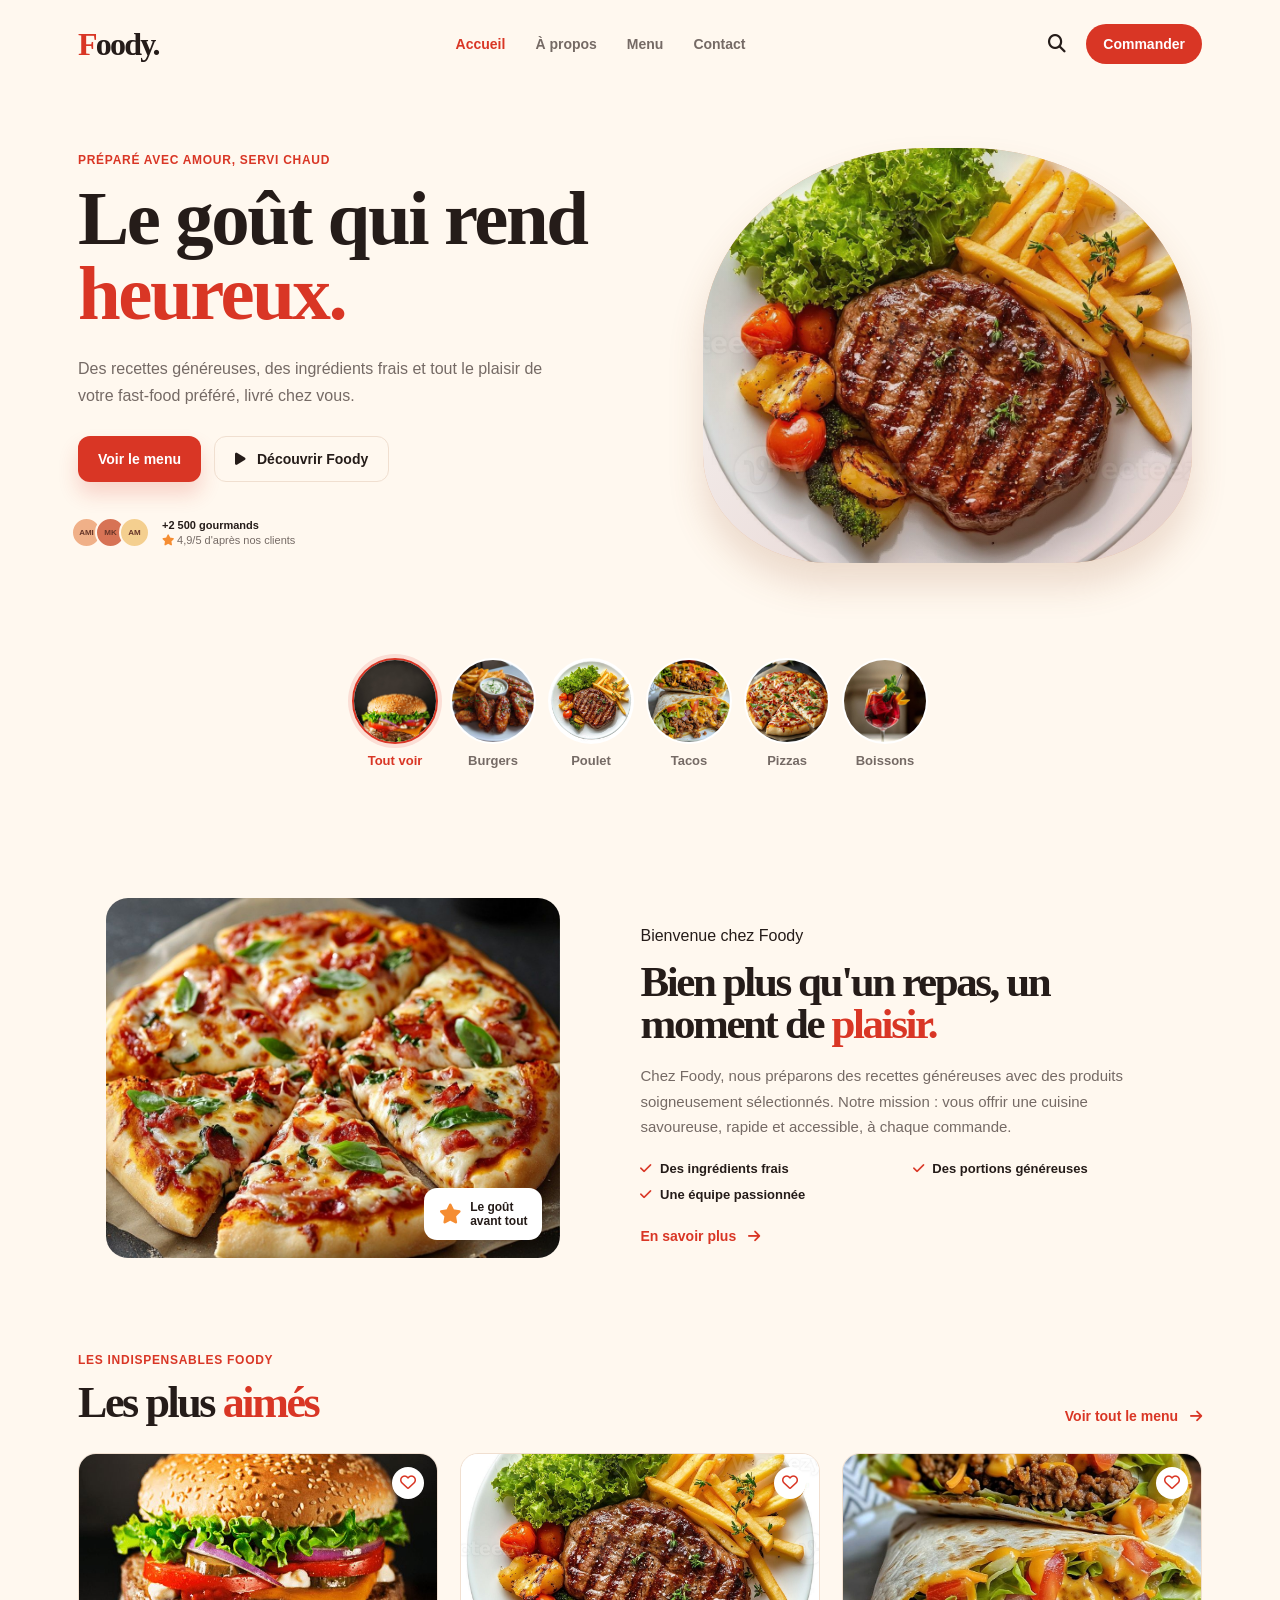
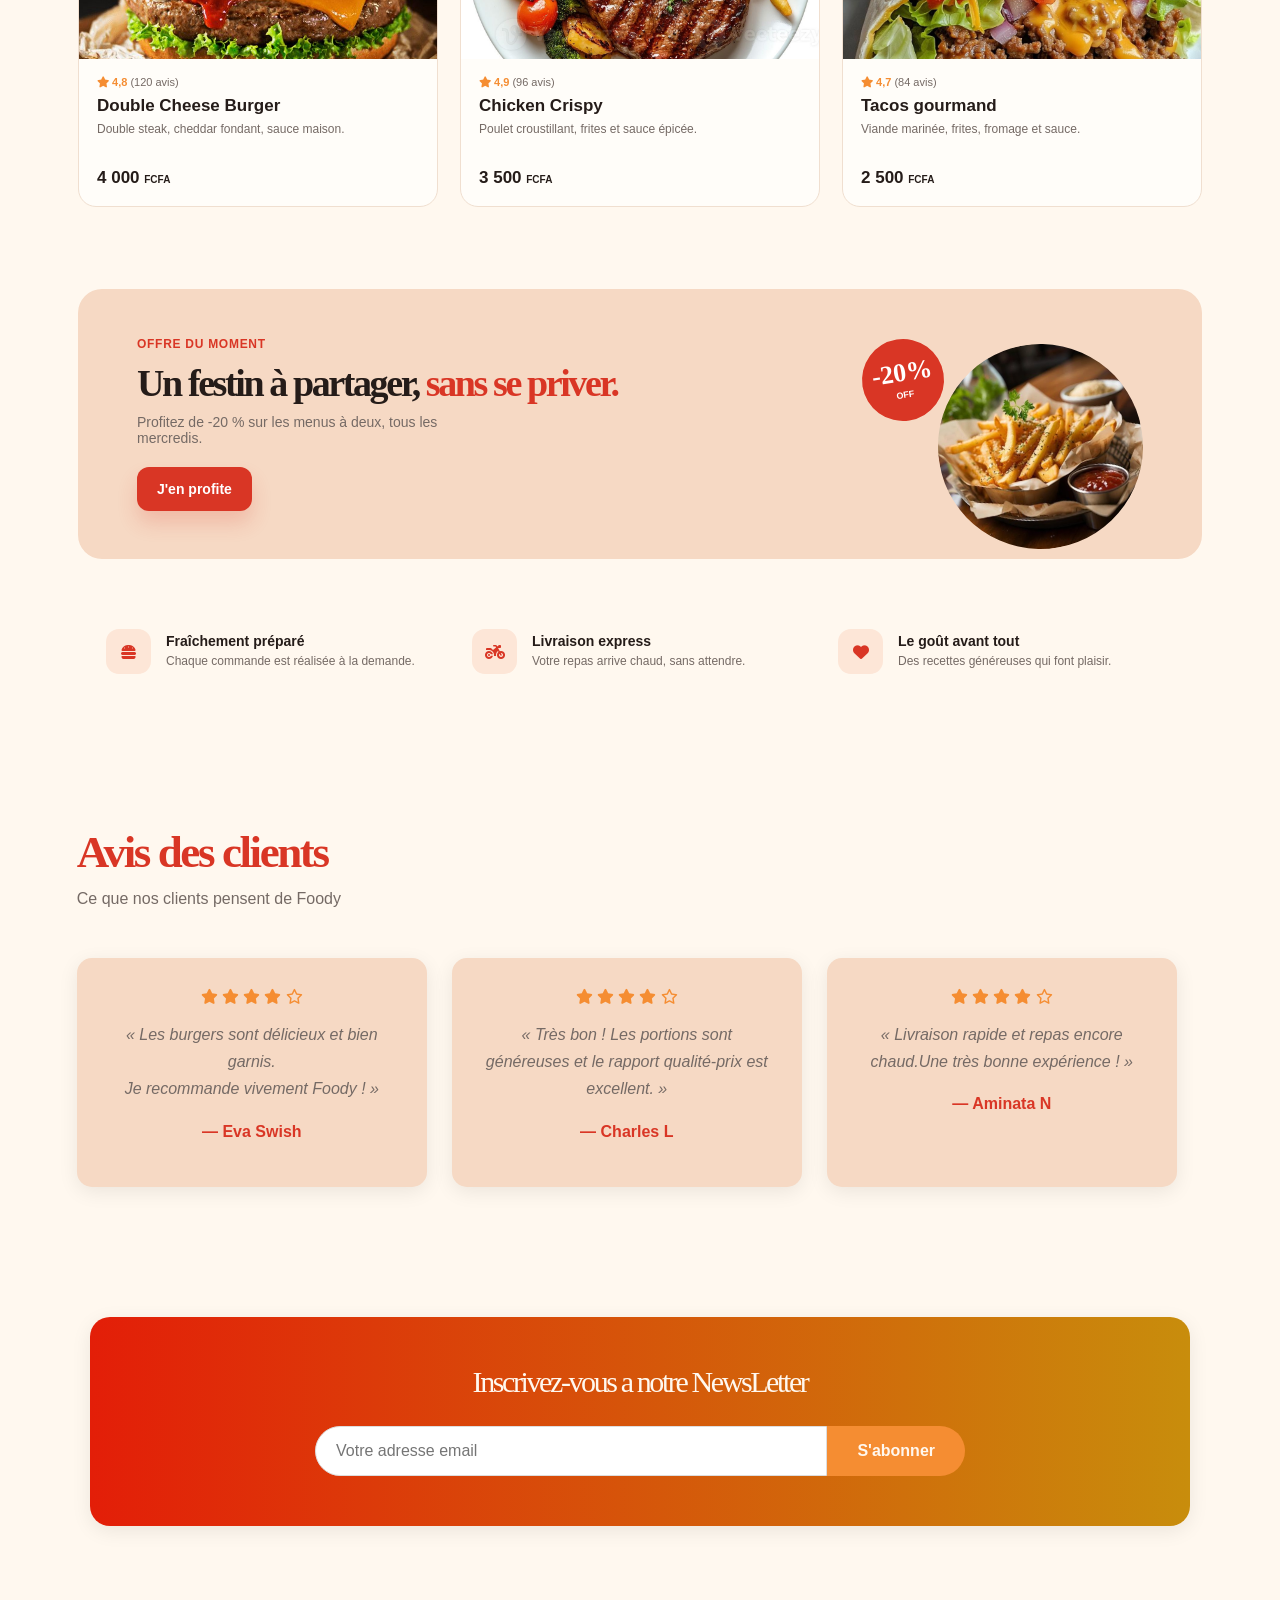
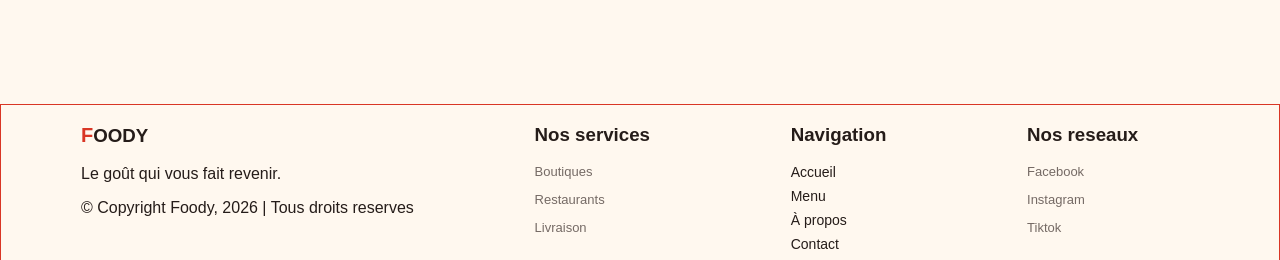
<file: index.html>
<!DOCTYPE html>
<html lang="en">
<head>
    <meta charset="UTF-8">
    <meta name="viewport" content="width=device-width, initial-scale=1.0">
    <title>Foody — Le plaisir en un clic</title>
    <link rel="stylesheet" href="style.css">
    <link rel="stylesheet" href="https://cdnjs.cloudflare.com/ajax/libs/font-awesome/6.7.2/css/all.min.css">
</head>
<body>

    <header class="topbar">
        <a href="#accueil" class="logo"><span>F</span>oody.</a>
        <button class="menu-button" aria-label="Ouvrir le menu" aria-expanded="false">
            <i class="fa-solid fa-bars"></i>
        </button>
        <nav class="navigation" aria-label="Navigation principale">
            <a class="active" href="index.html">Accueil</a>
            <a href="apropos.html">À propos</a>
            <a href="menu.html">Menu</a>
            <a href="contact.html">Contact</a>
        </nav>
        <div class="actions">
            <button class="icon-button" aria-label="Rechercher">
                <i class="fa-solid fa-magnifying-glass"></i>
            </button>
            <a class="order-link" href="commande.html">
                Commander 
            </a>
       </div>
    </header>

    <main>
        <section class="hero" id="accueil">
            <div class="hero-copy">
                <p class="intro">
                    Préparé avec amour, servi chaud
                </p>
                <h1>Le goût qui rend <em>heureux.</em></h1>
                <p class="desc">
                    Des recettes généreuses, des ingrédients frais et tout le plaisir de votre fast-food préféré, livré chez vous.
                </p>
                <div class="hero-buttons">
                    <a class="button button-primary" href="menu.html">
                        Voir le menu 
                    </a>
                    <a class="button button-second" href="apropos.html">
                        <i class="fa-solid fa-play"></i>
                        Découvrir Foody
                    </a>
                </div>

                <div class="social-avis">
                    <div class="avatars">
                        <span>AMI</span>
                        <span>MK</span>
                        <span>AM</span>
                    </div>
                    <div>
                        <strong>+2 500 gourmands</strong>
                        <small>
                            <i class="fa-solid fa-star"></i>
                             4,9/5 d'après nos clients
                        </small>
                    </div>
                </div>
            </div>
            
            <div class="hero-visual">
                <div class="hero-image">
                    <img src="images/chicken.jpg" alt="Poulet croustillant Foody">
                </div>
            </div>
        </section>
        
        <section class="categories" aria-label="Catégories du menu">
            <a class="category selected" href="menu.html">
                <span class="category-img">
                    <img src="images/burger.jpg" alt="">
                </span>
                <b>Tout voir</b>
            </a>
            <a class="category" href="menu.html">
                <span class="category-img">
                    <img src="images/chicken-wings.jpg" alt="">
                </span>
                <b>Burgers</b>
            </a>
            <a class="category" href="menu.html">
                <span class="category-img">
                    <img src="images/chicken.jpg" alt="">
                </span>
                <b>Poulet</b>
            </a>
            <a class="category" href="menu.html">
                <span class="category-img">
                    <img src="images/tacos.jpg" alt="">
                </span>
                <b>Tacos</b>
            </a>
            <a class="category" href="menu.html">
                <span class="category-img">
                    <img src="images/pizza1.jpg" alt="">
                </span>
                <b>Pizzas</b>
            </a>
            <a class="category" href="menu.html">
                <span class="category-img">
                    <img src="images/jus-naturel.jpg" alt="">
                </span>
                <b>Boissons</b>
            </a>
        </section>

        <section class="about" id="apropos">
            <div class="about-image">
                <img src="images/pizza1.jpg" alt="Pizza fraîchement préparée chez Foody">
                <div class="about-sticker">
                    <i class="fa-solid fa-star"></i>
                    <span>Le goût<br>avant tout</span>
                </div>
            </div>
            <div class="about-copy">
                <p class="eyebrow">Bienvenue chez Foody</p>
                <h2>Bien plus qu'un repas, un moment de <em>plaisir.</em></h2>
                <p>Chez Foody, nous préparons des recettes généreuses avec des produits soigneusement sélectionnés.
                   Notre mission : vous offrir une cuisine savoureuse, rapide et accessible, à chaque commande.</p>
                <div class="about-points">
                    <span>
                        <i class="fa-solid fa-check"></i>
                        Des ingrédients frais
                    </span>
                    <span>
                        <i class="fa-solid fa-check"></i> 
                        Des portions généreuses
                    </span>
                    <span>
                        <i class="fa-solid fa-check"></i>
                        Une équipe passionnée
                    </span>
                </div>
                <a class="text-link" href="apropos.html">
                    En savoir plus 
                    <i class="fa-solid fa-arrow-right"></i>
                </a>
            </div>
        </section>

        <section class="popular" id="menu">
            <div class="popular-section">
                <div>
                    <p class="intro">Les indispensables Foody</p>
                    <h2>Les plus <em>aimés</em></h2>
                </div>
                <a href="menu.html" class="text-link">
                    Voir tout le menu 
                    <i class="fa-solid fa-arrow-right"></i>
                </a>
            </div>

            <div class="products">
                <article class="product-card">
                    <button class="heart" aria-label="Ajouter aux favoris">
                        <i class="fa-regular fa-heart"></i>
                    </button>

                    <div class="product-image">
                        <img src="images/burger.jpg" alt="Double Cheese Burger">
                    </div>

                    <div class="product-body">
                        <div class="rating">
                            <i class="fa-solid fa-star"></i> 
                                4,8
                            <span>
                               (120 avis)
                            </span>
                        </div>
                        <h3>Double Cheese Burger</h3>
                        <p>Double steak, cheddar fondant, sauce maison.</p>
                       
                        <div class="product-bottom">
                            <strong>
                                4 000 
                                <small>
                                    FCFA
                                </small>
                            </strong>
                        </div>
                    </div>
                </article>

                <article class="product-card">
                    <button class="heart" aria-label="Ajouter aux favoris">
                        <i class="fa-regular fa-heart"></i>
                    </button>
                    <div class="product-image">
                        <img src="images/chicken.jpg" alt="Chicken Crispy">
                    </div>
                    <div class="product-body">
                        <div class="rating">
                            <i class="fa-solid fa-star"></i>
                                4,9 
                            <span>
                                (96 avis)
                            </span>
                        </div>
                        <h3>Chicken Crispy</h3>
                        <p>Poulet croustillant, frites et sauce épicée.</p>
                        <div class="product-bottom">
                            <strong>
                                3 500 
                                <small>FCFA</small>
                            </strong>
                        </div>
                    </div>
                </article>

                <article class="product-card">
                    <button class="heart" aria-label="Ajouter aux favoris">
                        <i class="fa-regular fa-heart"></i>
                    </button>
                    <div class="product-image">
                        <img src="images/tacos.jpg" alt="Tacos gourmand">
                    </div>
                    <div class="product-body">
                        <div class="rating">
                            <i class="fa-solid fa-star"></i> 
                              4,7 
                            <span>
                                (84 avis)
                            </span>
                        </div>
                        <h3>Tacos gourmand</h3>
                        <p>Viande marinée, frites, fromage et sauce.</p>
                        <div class="product-bottom">
                            <strong>
                                2 500 
                                <small>FCFA</small>
                            </strong>
                        </div>
                    </div>
                </article>
            </div>
        </section>

        <section class="promotion" id="apropos">
            <div class="promotion-header">
                <p class="intro">Offre du moment</p>
                <h2>Un festin à partager, <em>sans se priver.</em></h2>
                <p>Profitez de -20 % sur les menus à deux, tous les mercredis.</p>
                <a href="menu.html" class="button button-primary">
                    J'en profite 
                </a>
            </div>
            <div class="reduction">
                <span class="offre">
                    -20%
                    <small>OFF</small>
                </span>
                <img src="images/frites.jpg" alt="Frites dorées Foody">
            </div>
        </section>
   
        <section class="services">
            <article>
                <i class="fa-solid fa-burger"></i>
                <div>
                    <h3>Fraîchement préparé</h3>
                    <p>Chaque commande est réalisée à la demande.</p>
                </div>
            </article>
            <article>
                <i class="fa-solid fa-motorcycle"></i>
                <div>
                    <h3>Livraison express</h3>
                    <p>Votre repas arrive chaud, sans attendre.</p>
                </div>
            </article>
            <article>
                <i class="fa-solid fa-heart"></i>
                <div>
                    <h3>Le goût avant tout</h3>
                    <p>Des recettes généreuses qui font plaisir.</p>
                </div>
            </article>
        </section>

        <section class="temoignages">
            <h2>Avis des clients</h2>
            <p> Ce que nos clients pensent de Foody</p>
            <div class="contenu">
                <div class="avis">
                    <div class="icons">
                        <i class="fa-solid fa-star"></i>
                        <i class="fa-solid fa-star"></i>
                        <i class="fa-solid fa-star"></i>
                        <i class="fa-solid fa-star"></i>
                        <i class="fa-regular fa-star"></i>
                    </div>
                    <p> « Les burgers sont délicieux et bien garnis.<br>Je recommande vivement Foody ! »</p>
                    <h3>&mdash; Eva Swish</h3>
                </div>
                <div class="avis">
                    <div class="icons">
                        <i class="fa-solid fa-star"></i>
                        <i class="fa-solid fa-star"></i>
                        <i class="fa-solid fa-star"></i>
                        <i class="fa-solid fa-star"></i>
                        <i class="fa-regular fa-star"></i>
                    </div>
                    <p>« Très bon ! Les portions sont généreuses et le rapport qualité-prix est excellent. »</p>
                    <h3>&mdash; Charles L</h3>
                </div>
                <div class="avis">
                    <div class="icons">
                        <i class="fa-solid fa-star"></i>
                        <i class="fa-solid fa-star"></i>
                        <i class="fa-solid fa-star"></i>
                        <i class="fa-solid fa-star"></i>
                        <i class="fa-regular fa-star"></i>
                    </div>
                    <p>« Livraison rapide et repas encore chaud.Une très bonne expérience ! »</p>
                    <h3>&mdash; Aminata N</h3>
                </div>
           </div>
        </section>

        <section id="abonnement" class="abonnement">
            <div class="contenu">
                <h2>Inscrivez-vous a notre NewsLetter</h2>
                <form>
                    <input type="email" name="email" id="email" placeholder="Votre adresse email">
                    <button>S'abonner</button>
                </form>
            </div>
        </section>
    </main>

    <footer>
        <div class="colums_iomportant">
            <h3><span>F</span>OODY</h3>
            <p>Le goût qui vous fait revenir.</p>
            <p>&copy; Copyright Foody, 2026 | Tous droits reserves</p>
        </div>
        <div class="colums">
            <h3>Nos services</h3>
            <p>Boutiques</p>
            <p>Restaurants</p>
            <p>Livraison</p>
        </div>
        <div class="colums">
            <h3>Navigation</h3>
            <a href="index.html">Accueil</a>
            <a href="menu.html">Menu</a>
            <a href="apropos.html">À propos</a>
            <a href="contact.html">Contact</a>
        </div>
        <div class="colums">
            <h3>Nos reseaux</h3>
            <p>Facebook</p>
            <p>Instagram</p>
            <p>Tiktok</p>
        </div>
    </footer>
    <script src="script.js"></script>
</body>
</html>
</file>
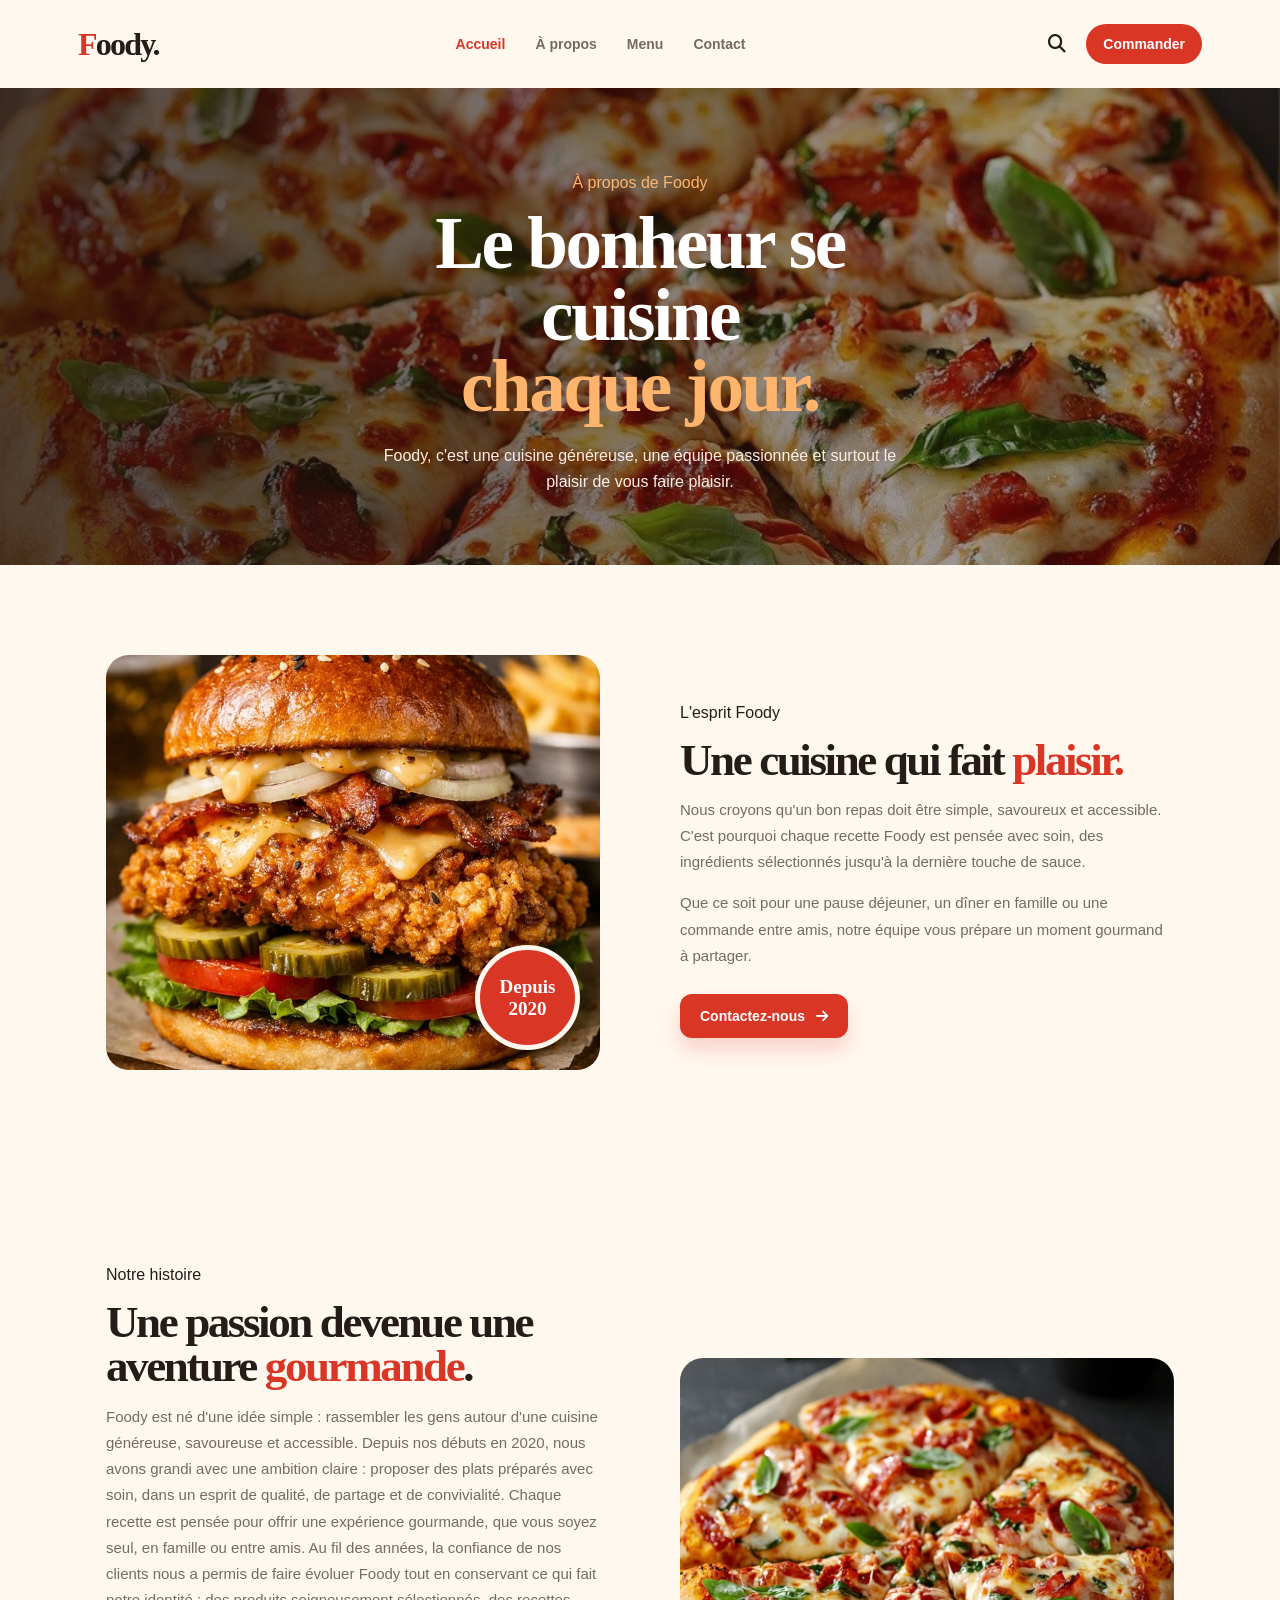
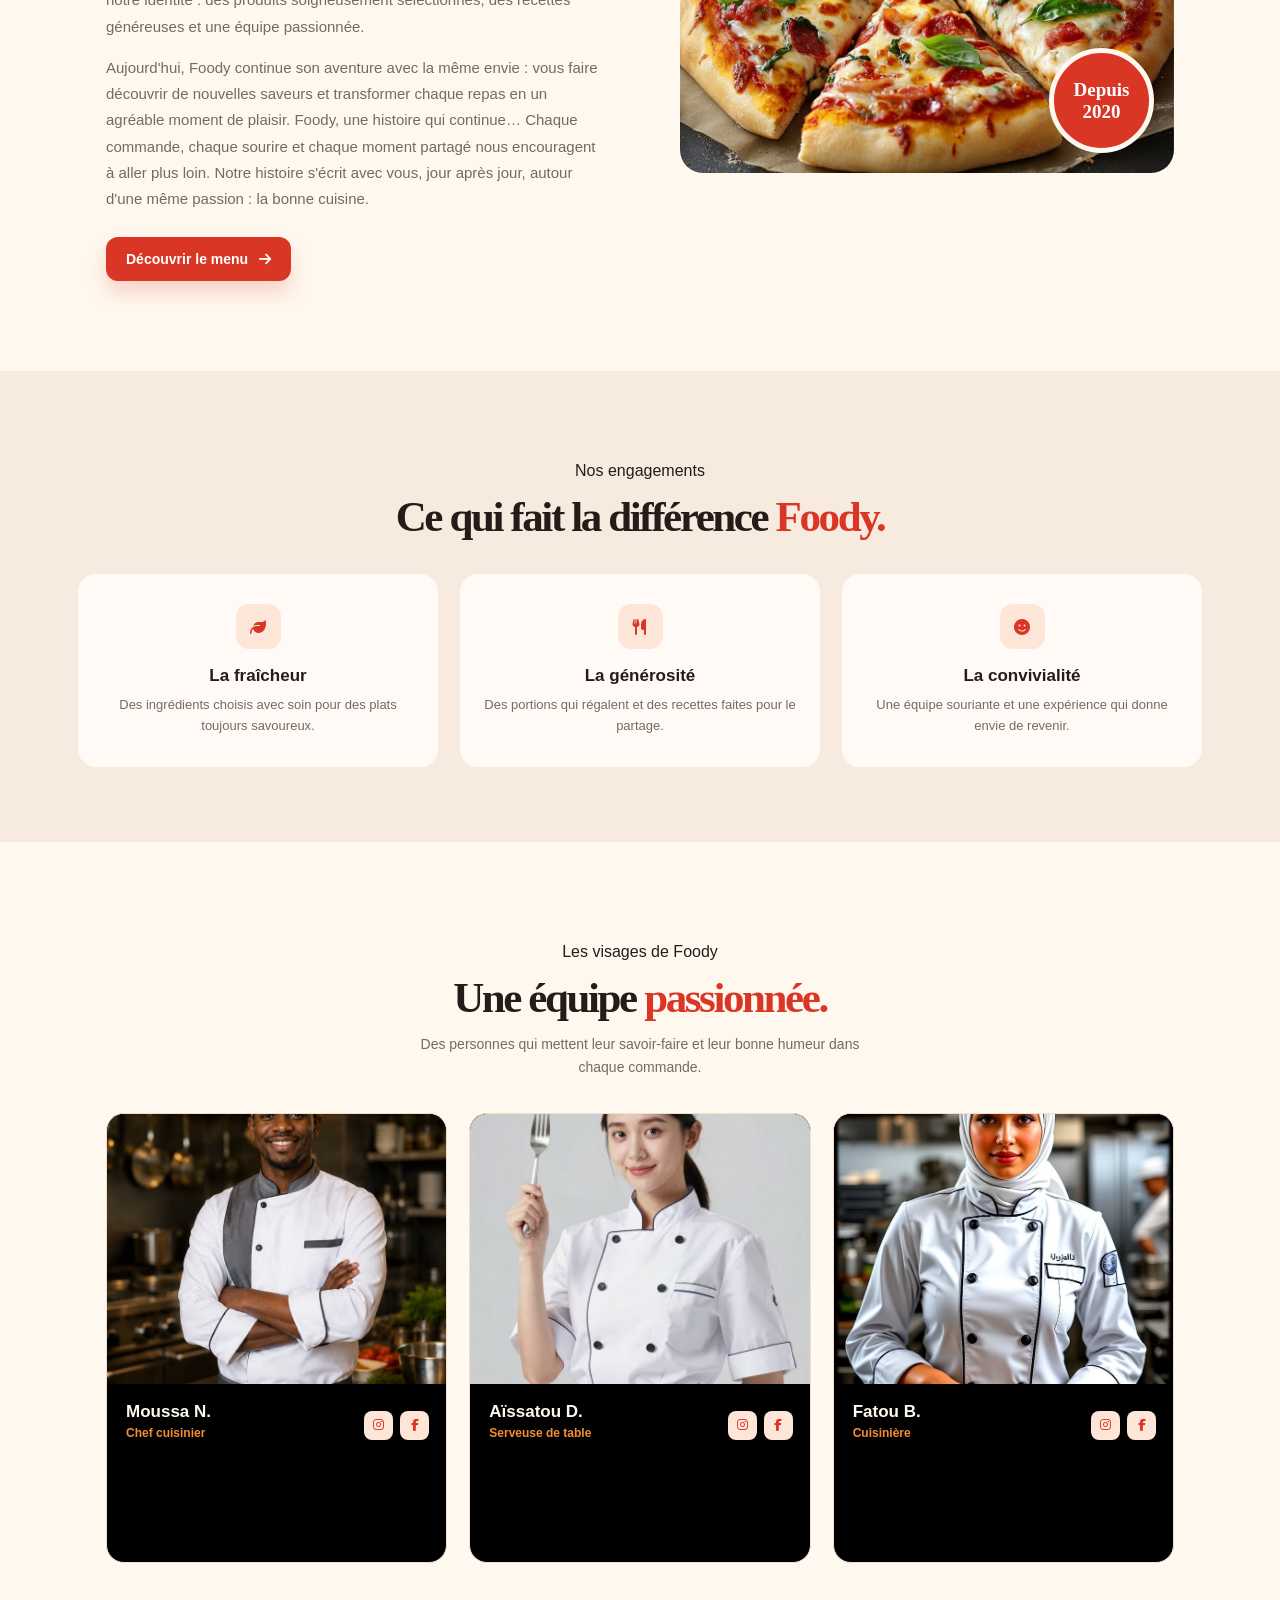
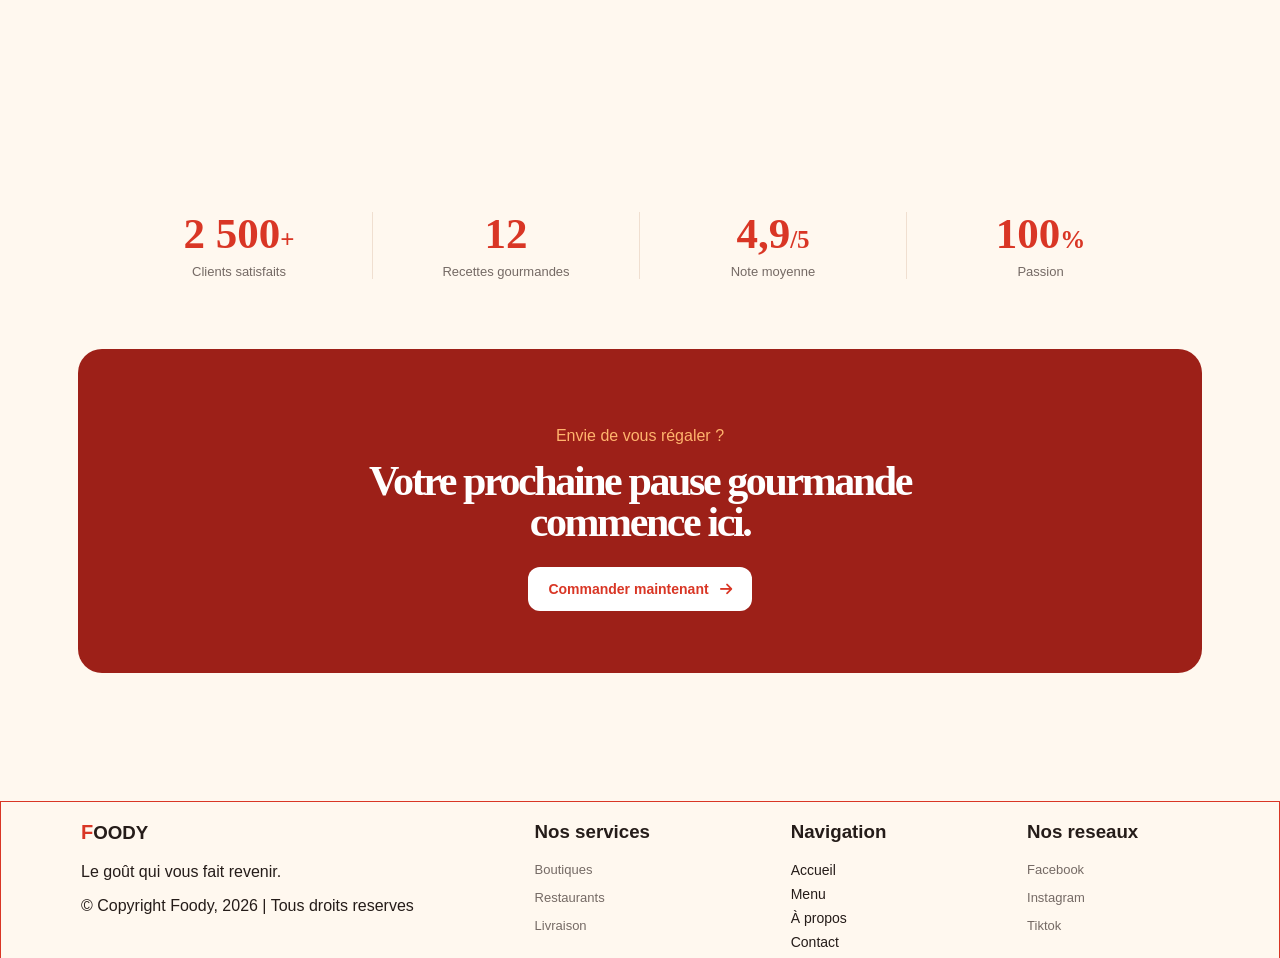
<file: apropos.html>
<!DOCTYPE html>
<html lang="en">
<head>
    <meta charset="UTF-8">
    <meta name="viewport" content="width=device-width, initial-scale=1.0">
    <title>Foody — À propos</title>
    <link rel="stylesheet" href="style.css">
    <link rel="stylesheet" href="https://cdnjs.cloudflare.com/ajax/libs/font-awesome/6.7.2/css/all.min.css">
</head>
<body>

    <header class="topbar">
        <a href="#accueil" class="logo"><span>F</span>oody.</a>
        <button class="menu-button" aria-label="Ouvrir le menu" aria-expanded="false">
            <i class="fa-solid fa-bars"></i>
        </button>
        <nav class="navigation" aria-label="Navigation principale">
            <a class="active" href="index.html">Accueil</a>
            <a href="apropos.html">À propos</a>
            <a href="menu.html">Menu</a>
            <a href="contact.html">Contact</a>
        </nav>
        <div class="actions">
            <button class="icon-button" aria-label="Rechercher">
                <i class="fa-solid fa-magnifying-glass"></i>
            </button>
            <a class="order-link" href="commande.html">
                Commander 
            </a>
       </div>
    </header>

    <main>
    
        <section class="about-hero">
            <div>
                <p class="eyebrow">À propos de Foody</p>
                <h1>
                    Le bonheur se cuisine <em>chaque jour.</em>
                </h1>
                <p>
                    Foody, c'est une cuisine généreuse,
                    une équipe passionnée et surtout le plaisir de vous faire plaisir.
                </p>
            </div>
        </section>

        <section class="story">
            <div class="story-image">
                <img
                    src="images/chicken-burger.jpg"
                    alt="Un burger Foody fraîchement préparée"
                >
                <span>
                    <strong>
                        Depuis<br>2020
                    </strong>
                </span>
            </div>

            <div class="story-copy">
                <p class="eyebrow">L'esprit Foody</p>
                <h2>
                    Une cuisine qui fait <em>plaisir.</em>
                </h2>
                <p>
                    Nous croyons qu'un bon repas doit être simple, savoureux
                    et accessible. C'est pourquoi chaque recette Foody est
                    pensée avec soin, des ingrédients sélectionnés jusqu'à
                    la dernière touche de sauce.
                </p>
                <p>
                    Que ce soit pour une pause déjeuner, un dîner en famille
                    ou une commande entre amis, notre équipe vous prépare
                    un moment gourmand à partager.
                </p>
                <a class="button button-primary" href="contact.html">
                    Contactez-nous
                    <i class="fa-solid fa-arrow-right"></i>
                </a>
            </div>
        </section>

         <section class="story">
            <div class="story-copy">
                <p class="eyebrow">Notre histoire</p>
                <h2>
                    Une passion devenue une aventure <em>gourmande</em>.
                </h2>
                <p>
                    Foody est né d'une idée simple : rassembler les gens autour d'une cuisine généreuse, savoureuse et accessible.
                    Depuis nos débuts en 2020, nous avons grandi avec une ambition claire : proposer des plats préparés avec soin, 
                    dans un esprit de qualité, de partage et de convivialité.
                    Chaque recette est pensée pour offrir une expérience gourmande, que vous soyez seul, 
                    en famille ou entre amis.
                    Au fil des années, la confiance de nos clients nous a permis de faire évoluer 
                    Foody tout en conservant ce qui fait notre identité : des produits soigneusement sélectionnés, 
                    des recettes généreuses et une équipe passionnée.
                </p>
                <p>
                    Aujourd'hui, Foody continue son aventure avec la même envie : 
                    vous faire découvrir de nouvelles saveurs et transformer chaque repas en un agréable moment de plaisir.
                    Foody, une histoire qui continue…
                    Chaque commande, chaque sourire et chaque moment partagé nous encouragent à aller plus loin. 
                    Notre histoire s'écrit avec vous, jour après jour, autour d'une même passion : 
                    la bonne cuisine.
                </p>
                <a class="button button-primary" href="menu.html">
                    Découvrir le menu
                    <i class="fa-solid fa-arrow-right"></i>
                </a>
            </div>

            <div class="story-image">
                <img
                    src="images/pizza1.jpg"
                    alt="Une pizza Foody fraîchement préparée"
                >
                <span>
                    <strong>
                        Depuis<br>2020
                    </strong>
                </span>
            </div>
        </section>

        <section class="values">
            <div class="values-title">
                <p class="eyebrow">Nos engagements</p>
                <h2>
                    Ce qui fait la différence <em>Foody.</em>
                </h2>
            </div>

            <div class="value-grid">
                <article>
                    <i class="fa-solid fa-leaf"></i>
                    <h3>La fraîcheur</h3>
                    <p>
                        Des ingrédients choisis avec soin pour des plats
                        toujours savoureux.
                    </p>
                </article>

                <article>
                    <i class="fa-solid fa-utensils"></i>
                    <h3>La générosité</h3>
                    <p>
                        Des portions qui régalent et des recettes faites
                        pour le partage.
                    </p>
                </article>

                <article>
                    <i class="fa-solid fa-face-smile"></i>
                    <h3>La convivialité</h3>
                    <p>
                        Une équipe souriante et une expérience qui donne
                        envie de revenir.
                    </p>
                </article>
            </div>
        </section>

        <section class="team">
            <div class="values-title">
                <p class="eyebrow">
                    Les visages de Foody
                </p>
                <h2>
                    Une équipe <em>passionnée.</em>
                </h2>
                <p class="team-intro">
                    Des personnes qui mettent leur savoir-faire et leur
                    bonne humeur dans chaque commande.
                </p>
            </div>

            <div class="team-grid">
                <article class="team-card">
                    <img
                        src="images/chef cuisinier.jpg"
                        alt="Moussa, chef cuisinier de Foody"
                    >
                    <div>
                        <h3>
                            Moussa N.
                        </h3>
                        <p>
                            Chef cuisinier
                        </p>

                        <span>
                            <a
                                href="#"
                                aria-label="Instagram de Moussa"
                            >
                                <i class="fa-brands fa-instagram"></i>
                            </a>
                            <a
                                href="#"
                                aria-label="Facebook de Moussa"
                            >
                                <i class="fa-brands fa-facebook-f"></i>
                            </a>
                        </span>
                    </div>
                </article>

                <article class="team-card">
                    <img
                        src="images/team2.jpg"
                        alt="Aïssatou, serveuse chez Foody"
                    >
                    <div>
                        <h3>
                            Aïssatou D.
                        </h3>
                        <p>
                            Serveuse de table
                        </p>
                        <span>
                            <a
                                href="#"
                                aria-label="Instagram d'Aïssatou"
                            >
                                <i class="fa-brands fa-instagram"></i>
                            </a>
                            <a
                                href="#"
                                aria-label="Facebook d'Aïssatou"
                            >
                                <i class="fa-brands fa-facebook-f"></i>
                            </a>
                        </span>
                    </div>
                </article>

                <article class="team-card">
                    <img
                        src="images/team1.jpg"
                        alt="Fatou, Cuisinière chez Foody"
                    >
                    <div>
                        <h3>
                            Fatou B.
                        </h3>
                        <p>
                            Cuisinière
                        </p>
                        <span>
                            <a
                                href="#"
                                aria-label="Instagram de Fatou"
                            >
                                <i class="fa-brands fa-instagram"></i>
                            </a>
                            <a
                                href="#"
                                aria-label="Facebook de Fatou"
                            >
                                <i class="fa-brands fa-facebook-f"></i>
                            </a>
                        </span>
                    </div>
                </article>
            </div>
        </section>

        <section class="numbers">
            <article>
                <strong>
                    2 500<span>+</span>
                </strong>
                <p>Clients satisfaits</p>
            </article>

            <article>
                <strong>12</strong>
                <p>Recettes gourmandes</p>
            </article>

            <article>
                <strong>
                    4,9<span>/5</span>
                </strong>
                <p>Note moyenne</p>
            </article>

            <article>
                <strong>
                    100<span>%</span>
                </strong>
                <p>Passion</p>
            </article>
        </section>
        
        <section class="about-cta">
            <p class="eyebrow">
                Envie de vous régaler ?
            </p>
            <h2>
                Votre prochaine pause gourmande commence ici.
            </h2>
            <a class="button button-primary" href="menu.html">
                Commander maintenant
                <i class="fa-solid fa-arrow-right"></i>
            </a>
        </section>
    </main>
    
    <footer>
        <div class="colums_iomportant">
            <h3><span>F</span>OODY</h3>
            <p>Le goût qui vous fait revenir.</p>
            <p>&copy; Copyright Foody, 2026 | Tous droits reserves</p>
        </div>

        <div class="colums">
            <h3>Nos services</h3>
            <p>Boutiques</p>
            <p>Restaurants</p>
            <p>Livraison</p>
        </div>

        <div class="colums">
            <h3>Navigation</h3>
            <a href="index.html">Accueil</a>
            <a href="menu.html">Menu</a>
            <a href="apropos.html">À propos</a>
            <a href="contact.html">Contact</a>
        </div>

        <div class="colums">
            <h3>Nos reseaux</h3>
            <p>Facebook</p>
            <p>Instagram</p>
            <p>Tiktok</p>
        </div>
    </footer>

    <script src="script.js"></script>

</body>
</html>
</file>
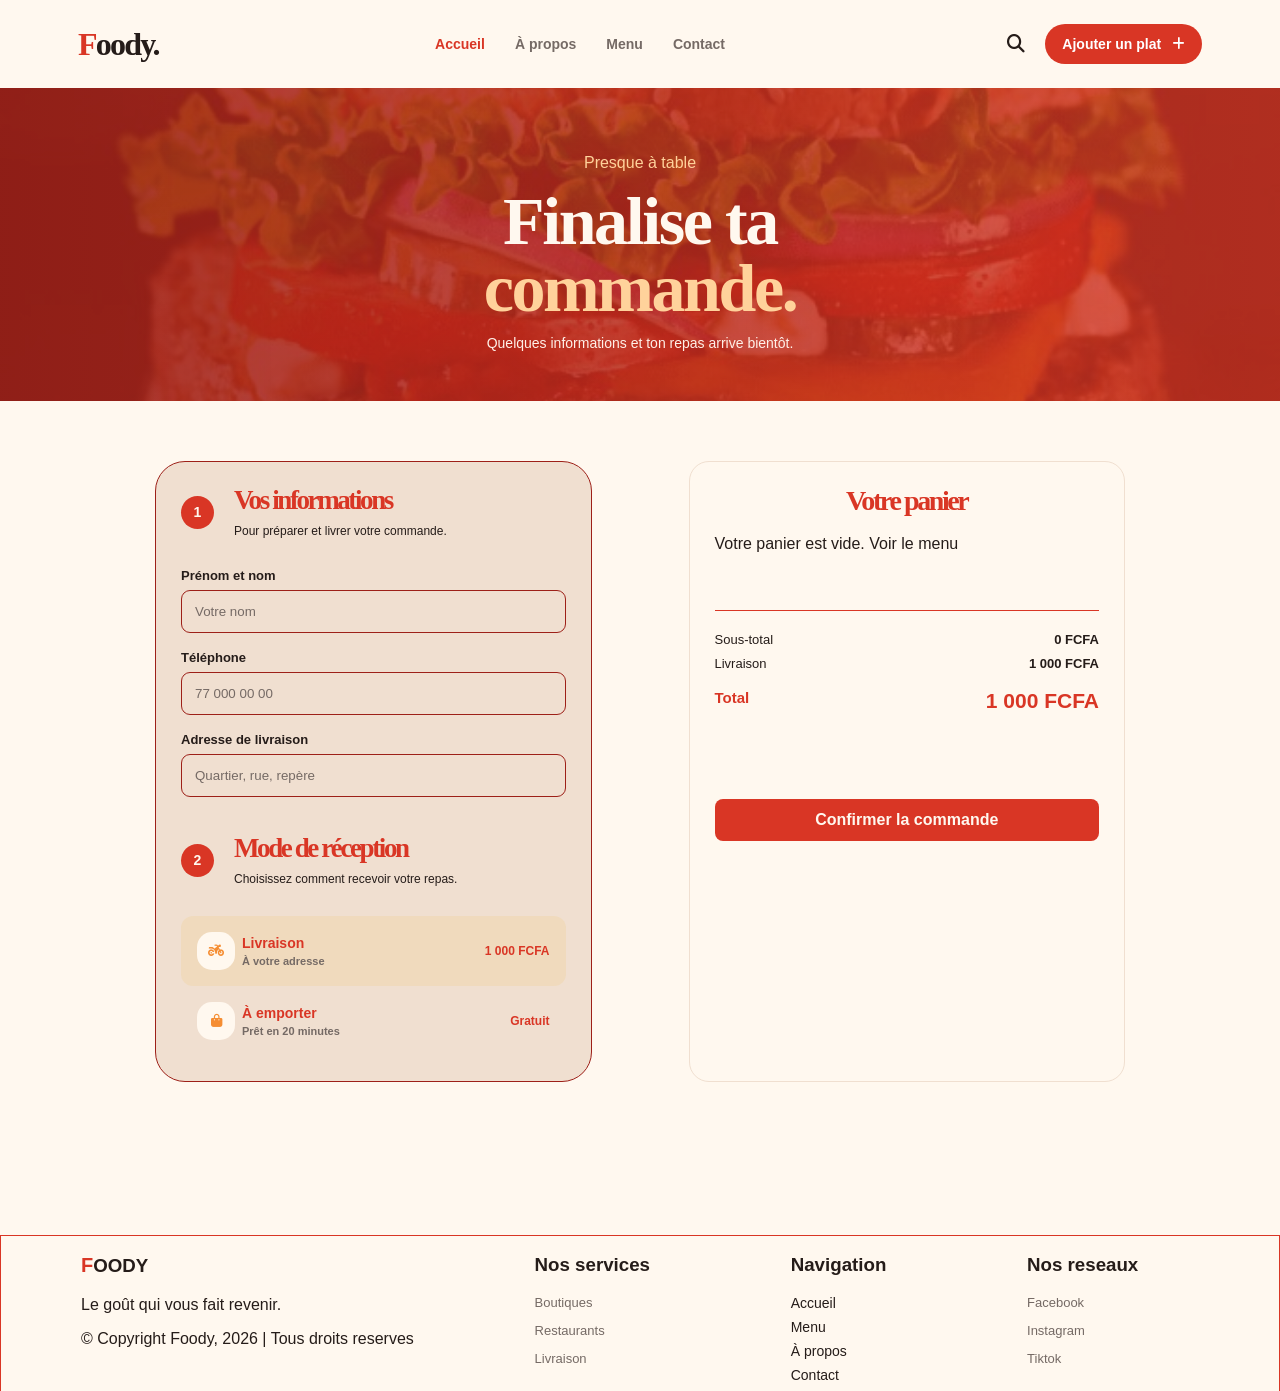
<file: commande.html>
<!DOCTYPE html>
<html lang="en">
<head>
    <meta charset="UTF-8">
    <meta name="viewport" content="width=device-width, initial-scale=1.0">
    <title>Foody </title>
    <link rel="stylesheet" href="style.css">
    <link rel="stylesheet" href="https://cdnjs.cloudflare.com/ajax/libs/font-awesome/6.7.2/css/all.min.css">
</head>
<body>
    
     <header class="topbar">
        <a href="#accueil" class="logo"><span>F</span>oody.</a>
        <button class="menu-button" aria-label="Ouvrir le menu" aria-expanded="false">
            <i class="fa-solid fa-bars"></i>
        </button>
        <nav class="navigation" aria-label="Navigation principale">
            <a class="active" href="index.html">Accueil</a>
            <a href="apropos.html">À propos</a>
            <a href="menu.html">Menu</a>
            <a href="contact.html">Contact</a>
        </nav>
        <div class="actions">
            <button class="icon-button" aria-label="Rechercher">
                <i class="fa-solid fa-magnifying-glass"></i>
            </button>
            <a class="order-link" href="menu.html">
                Ajouter un plat
                <i class="fa-solid fa-plus"></i>
            </a>
       </div>
    </header>

    <main>
        <section class="order-hero">
            <p class="titre">Presque à table</p>
            <h1>
                Finalise ta <em>commande.</em>
            </h1>
            <p>
                Quelques informations et ton repas arrive bientôt.
            </p>
        </section>

        <section class="checkout">
            <form class="checkout-form">
                <div class="checkout-title">
                    <span>1</span>
                    <div>
                        <h2>Vos informations</h2>
                        <p>Pour préparer et livrer votre commande.</p>
                    </div>
                </div>

                <div class="info1">
                    <label>Prénom et nom
                        <input
                            type="text"
                            placeholder="Votre nom"
                            required
                        >
                    </label>
                    <label>Téléphone
                        <input
                            type="tel"
                            placeholder="77 000 00 00"
                            required
                        >
                    </label>
                    <label>Adresse de livraison
                        <input
                            type="text"
                            placeholder="Quartier, rue, repère"
                            required
                        >
                    </label>
                </div>

                <div class="info2">
                    <span>2</span>
                    <div>
                        <h2>Mode de réception</h2>
                        <p>Choisissez comment recevoir votre repas.</p>
                    </div>
                </div>

                <div class="delivery-options">
                    <label class="delivery-option active">
                        <input
                            type="radio"
                            name="delivery"
                            value="1000"
                            checked
                        >
                        <i class="fa-solid fa-motorcycle"></i>
                        <span>
                            <strong>Livraison</strong>
                            <small>À votre adresse</small>
                        </span>
                        <b>1 000 FCFA</b>
                    </label>

                    <label class="delivery-option">
                        <input
                            type="radio"
                            name="delivery"
                            value="0"
                        >
                        <i class="fa-solid fa-bag-shopping"></i>
                        <span>
                            <strong>À emporter</strong>
                            <small>Prêt en 20 minutes</small>
                        </span>
                        <b>Gratuit</b>
                    </label>
                </div>
            </form>

            <div class="panier-box">
                <h2>Votre panier</h2>
                <div id="panier-produits"></div>
                <p class="empty-cart" hidden>
                    Votre panier est vide.
                    <a href="menu.html">
                        Voir le menu
                    </a>
                </p>

                <div class="frais">
                    <p>
                        <span>Sous-total</span>
                        <b data-subtotal>0 FCFA</b>
                    </p>
                    <p>
                        <span>Livraison</span>
                        <b data-delivery>1 000 FCFA</b>
                    </p>
                    <p class="prix-total">
                        <span>Total</span>
                        <strong data-total>1 000 FCFA</strong>
                    </p>
                </div>

                <button
                    class="confirm-order"
                    type="button"
                >
                    Confirmer la commande
                </button>
            </div>
        </section>
    </main>
    
    <footer>
        <div class="colums_iomportant">
            <h3><span>F</span>OODY</h3>
            <p>Le goût qui vous fait revenir.</p>
            <p>&copy; Copyright Foody, 2026 | Tous droits reserves</p>
        </div>
        <div class="colums">
            <h3>Nos services</h3>
            <p>Boutiques</p>
            <p>Restaurants</p>
            <p>Livraison</p>
        </div>
        <div class="colums">
            <h3>Navigation</h3>
            <a href="index.html">Accueil</a>
            <a href="menu.html">Menu</a>
            <a href="apropos.html">À propos</a>
            <a href="contact.html">Contact</a>
        </div>
        <div class="colums">
            <h3>Nos reseaux</h3>
            <p>Facebook</p>
            <p>Instagram</p>
            <p>Tiktok</p>
        </div>
    </footer>

    <script src="script.js"></script>

</body>
</html>
</file>
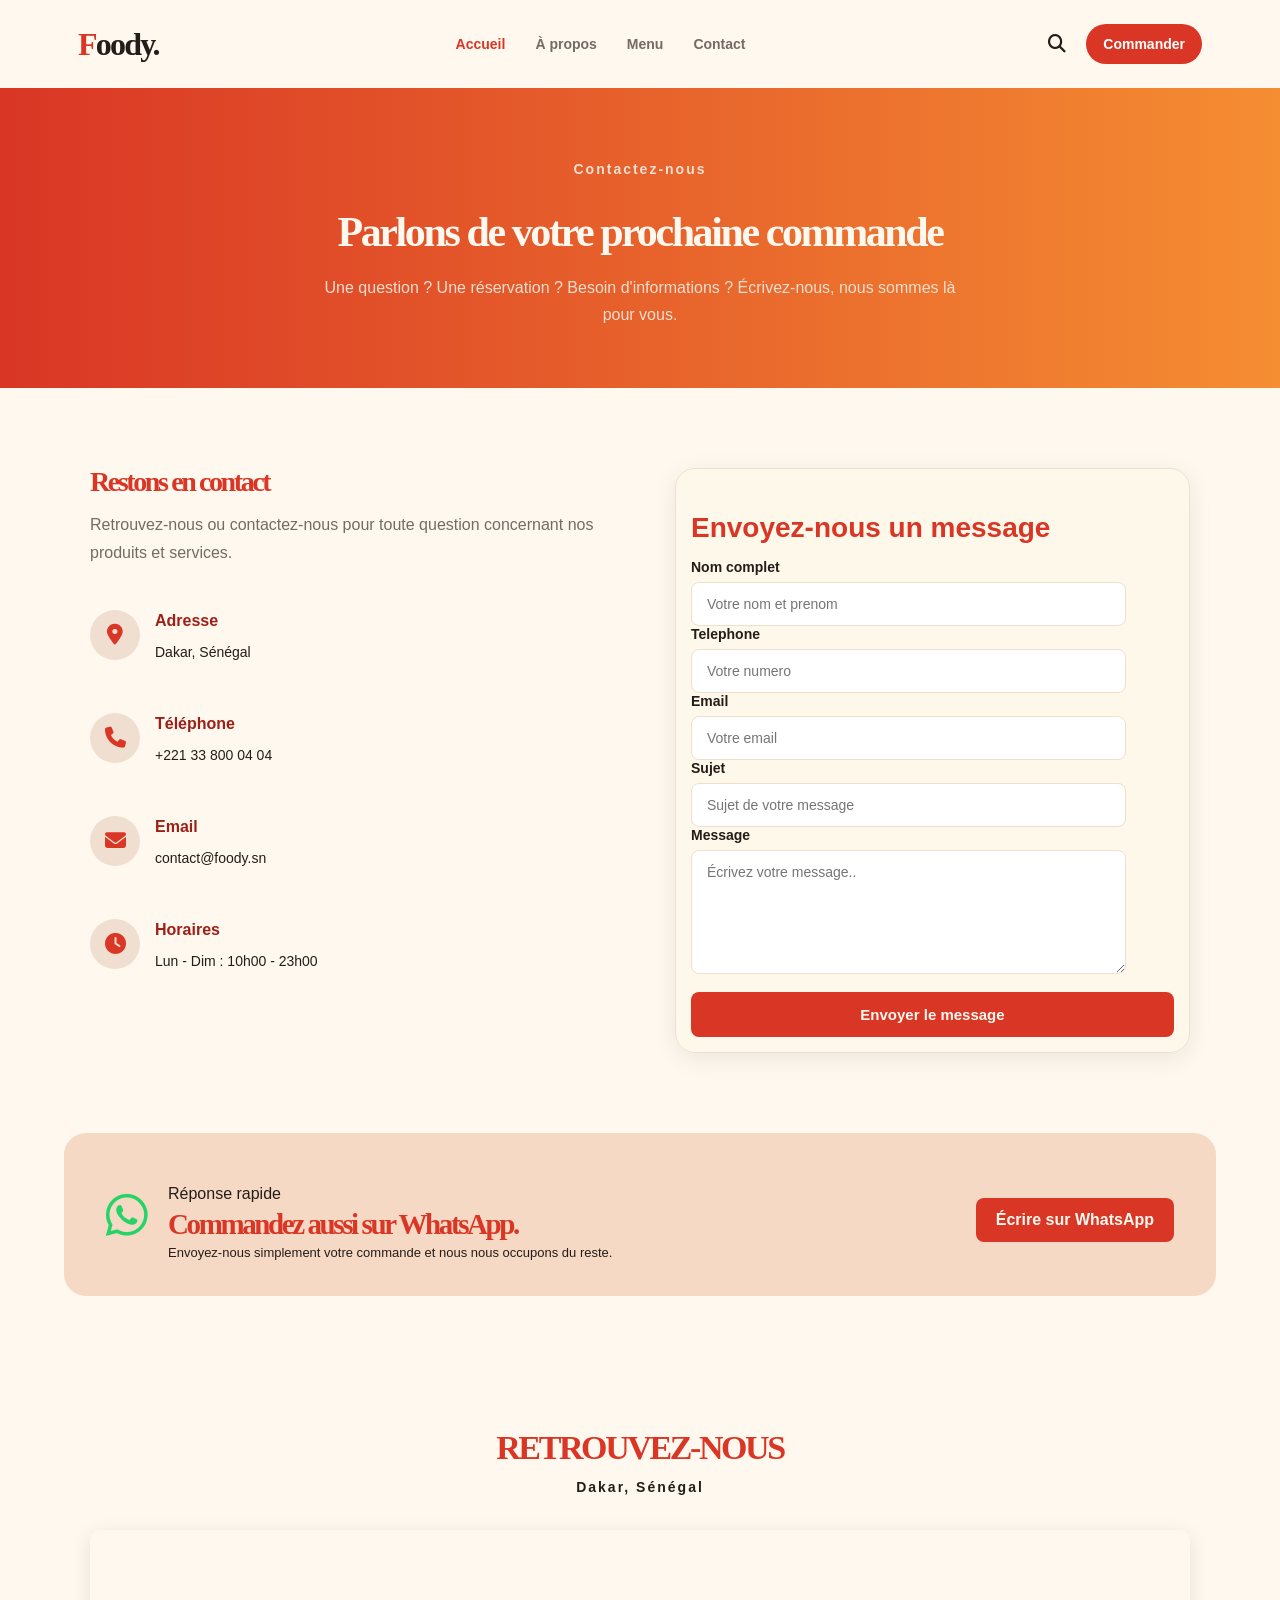
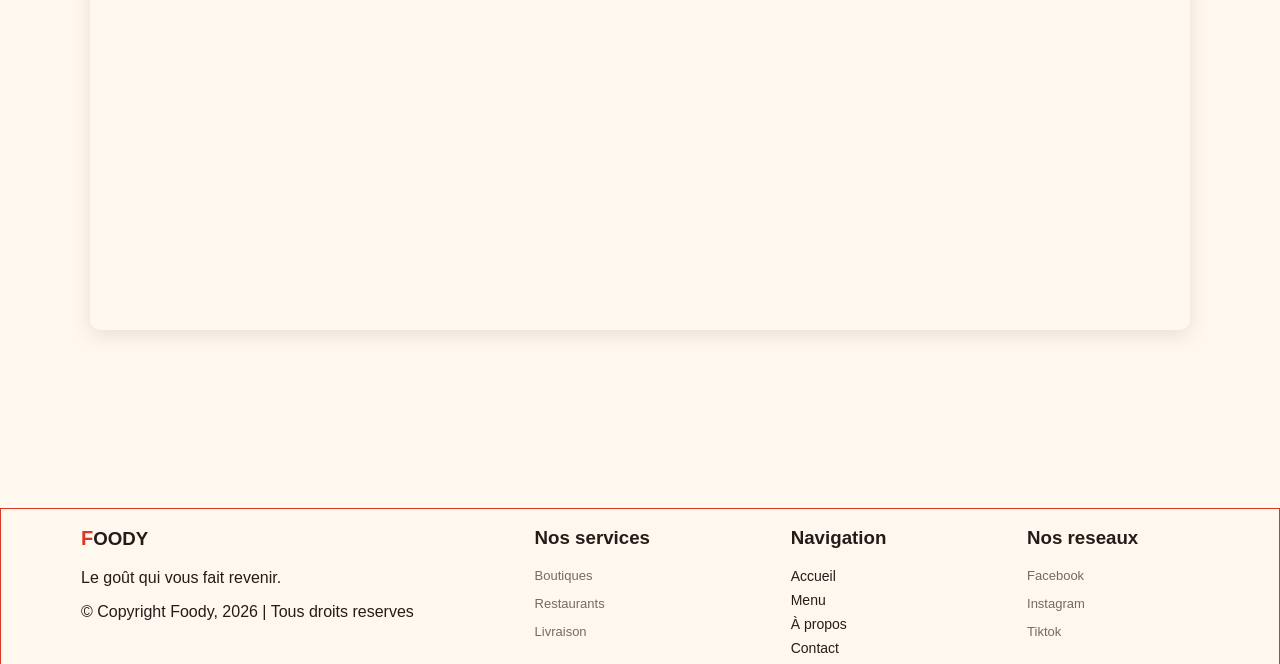
<file: contact.html>
<!DOCTYPE html>
<html lang="en">
<head>
    <meta charset="UTF-8">
    <meta name="viewport" content="width=device-width, initial-scale=1.0">
    <title>Foody — Contact</title>
    <link rel="stylesheet" href="style.css">
    <link rel="stylesheet" href="https://cdnjs.cloudflare.com/ajax/libs/font-awesome/6.7.2/css/all.min.css">

</head>
<body>
    
    <header class="topbar">
        <a href="#accueil" class="logo"><span>F</span>oody.</a>
        <button class="menu-button" aria-label="Ouvrir le menu" aria-expanded="false">
            <i class="fa-solid fa-bars"></i>
        </button>
        <nav class="navigation" aria-label="Navigation principale">
            <a class="active" href="index.html">Accueil</a>
            <a href="apropos.html">À propos</a>
            <a href="menu.html">Menu</a>
            <a href="contact.html">Contact</a>
        </nav>
        <div class="actions">
            <button class="icon-button" aria-label="Rechercher">
                <i class="fa-solid fa-magnifying-glass"></i>
            </button>
            <a class="order-link" href="commande.html">
                Commander 
            </a>
       </div>
    </header>

    <main>
        <section class="contact" id="contact">
            <div class="contactheader">
                <p>Contactez-nous</p>
                <h2>Parlons de votre prochaine commande</h2>
                <span>
                    Une question ? Une réservation ? Besoin d'informations ?
                    Écrivez-nous, nous sommes là pour vous.
                </span>
            </div>

            <div class="contact-container">
                <div class="contact-info">
                    <h2>Restons en contact</h2>
                    <p class="info-description">
                        Retrouvez-nous ou contactez-nous pour toute
                        question concernant nos produits et services.
                    </p>
                    <div class="info-card">
                        <div class="info-icon">
                        <i class="fa-solid fa-location-dot"></i>
                        </div>
                        <div>
                            <h3>Adresse</h3>
                            <p>Dakar, Sénégal</p>
                        </div>
                    </div>
                    <div class="info-card">
                        <div class="info-icon">
                        <i class="fa-solid fa-phone"></i>
                        </div>
                        <div>
                            <h3>Téléphone</h3>
                            <p>+221 33 800 04 04</p>
                        </div>
                    </div>
                    <div class="info-card">
                        <div class="info-icon">
                            <i class="fa-solid fa-envelope"></i>
                        </div>
                        <div>
                            <h3>Email</h3>
                            <p>contact@foody.sn</p>
                        </div>
                    </div>
                    <div class="info-card">
                        <div class="info-icon">
                            <i class="fa-solid fa-clock"></i>
                        </div>
                        <div>
                            <h3>Horaires</h3>
                            <p>Lun - Dim : 10h00 - 23h00</p>
                        </div>
                    </div>
                </div>

                <form action="" class="contact-form">
                    <h3>Envoyez-nous un message</h3>
                    <div class="input-group">
                        <label for="name">Nom complet</label>
                        <input type="text" placeholder="Votre nom et prenom" required>
                        <label for="name">Telephone</label>
                        <input type="text" placeholder="Votre numero">
                        <label for="name">Email</label>
                        <input type="email" placeholder="Votre email">
                        <label for="name">Sujet</label>
                        <input type="text" placeholder="Sujet de votre message">
                        <label for="name">Message</label>
                        <textarea name="" id="" placeholder="Écrivez votre message.." required rows="6"></textarea>
                    </div>
                    <button type="submit" class="submit-button">
                        Envoyer le message
                    </button>
                </form>
            </div>
        </section>

        <section class="whtsApp-banner">
            <div> 
                <i class="fa-brands fa-whatsapp"></i>
                <div>
                    <p class="info">
                        Réponse rapide
                    </p>
                    <h2>Commandez aussi sur WhatsApp.</h2>
                    <p>Envoyez-nous simplement votre commande et nous nous occupons du reste.</p>
                </div>
            </div>
            <a class="whatsapp-button" href="https://wa.me/221770000000">
                Écrire sur WhatsApp 
            </a>
        </section>

        <section class="localisation">
            <div class="location-header">
                <h2> RETROUVEZ-NOUS</h2>
                <p>Dakar, Sénégal</p>
            </div>
            <div class="map">
                <iframe
                    src="https://www.google.com/maps?q=Dakar,Sénégal&output=embed"
                    loading="lazy">
                </iframe>
            </div>
        </section>
    </main>

    <footer>
        <div class="colums_iomportant">
            <h3><span>F</span>OODY</h3>
            <p>Le goût qui vous fait revenir.</p>
            <p>&copy; Copyright Foody, 2026 | Tous droits reserves</p>
        </div>

        <div class="colums">
            <h3>Nos services</h3>
            <p>Boutiques</p>
            <p>Restaurants</p>
            <p>Livraison</p>
        </div>

        <div class="colums">
            <h3>Navigation</h3>
            <a href="index.html">Accueil</a>
            <a href="menu.html">Menu</a>
            <a href="apropos.html">À propos</a>
            <a href="contact.html">Contact</a>
        </div>

        <div class="colums">
            <h3>Nos reseaux</h3>
            <p>Facebook</p>
            <p>Instagram</p>
            <p>Tiktok</p>
        </div>
    </footer>

    <script src="script.js"></script>

</body>
</html>
</file>
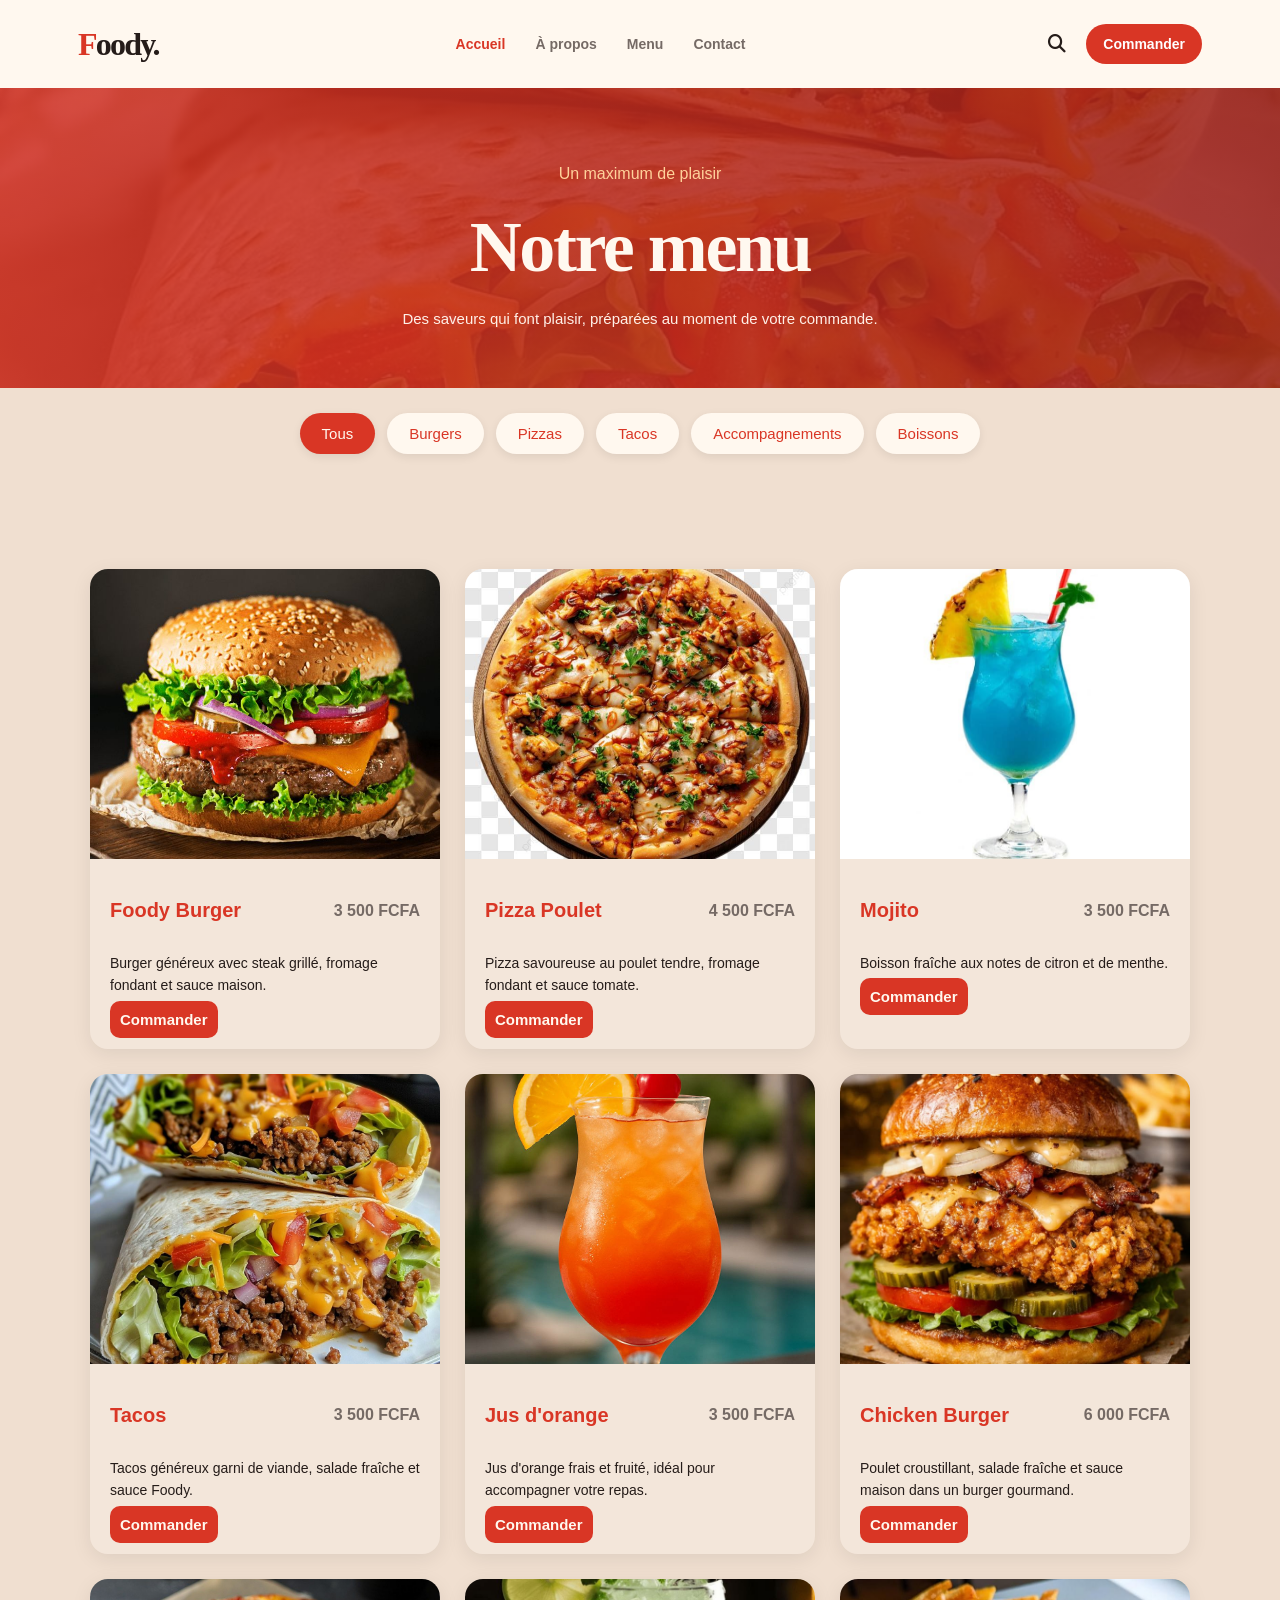
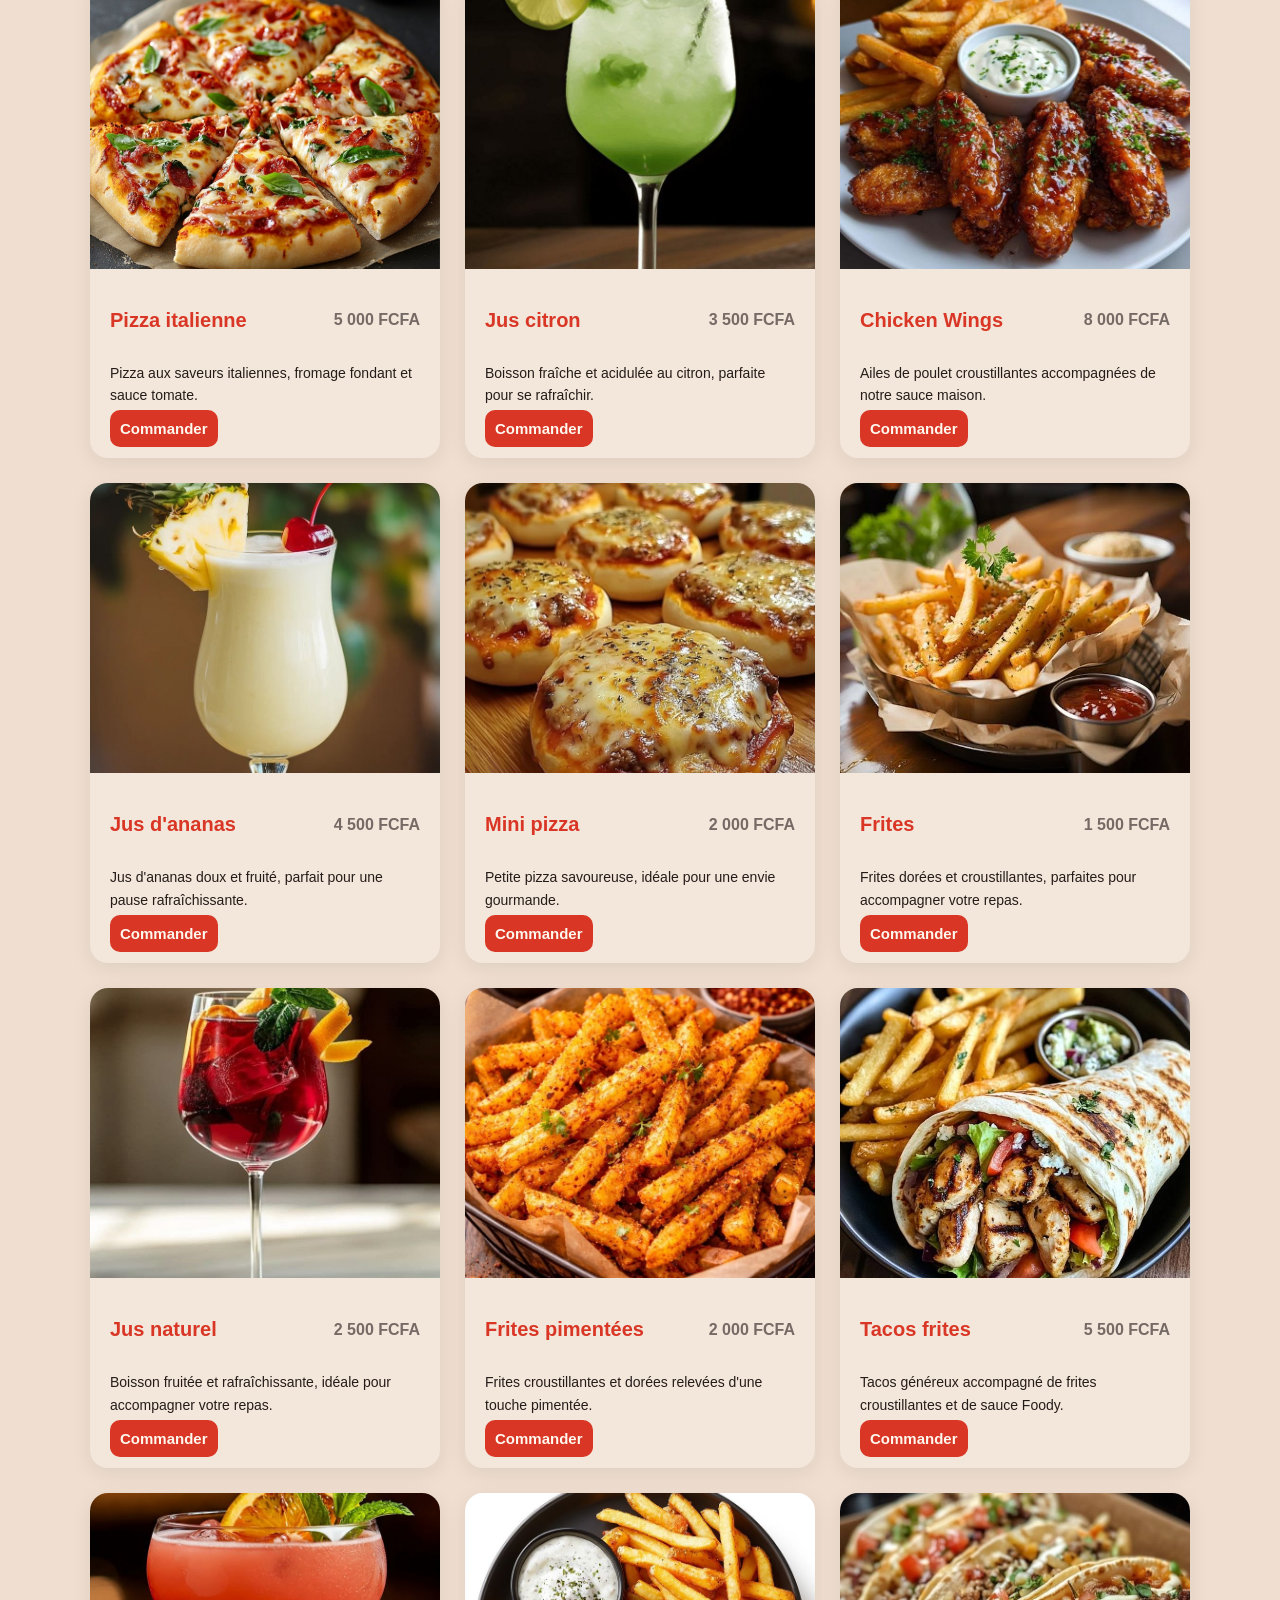
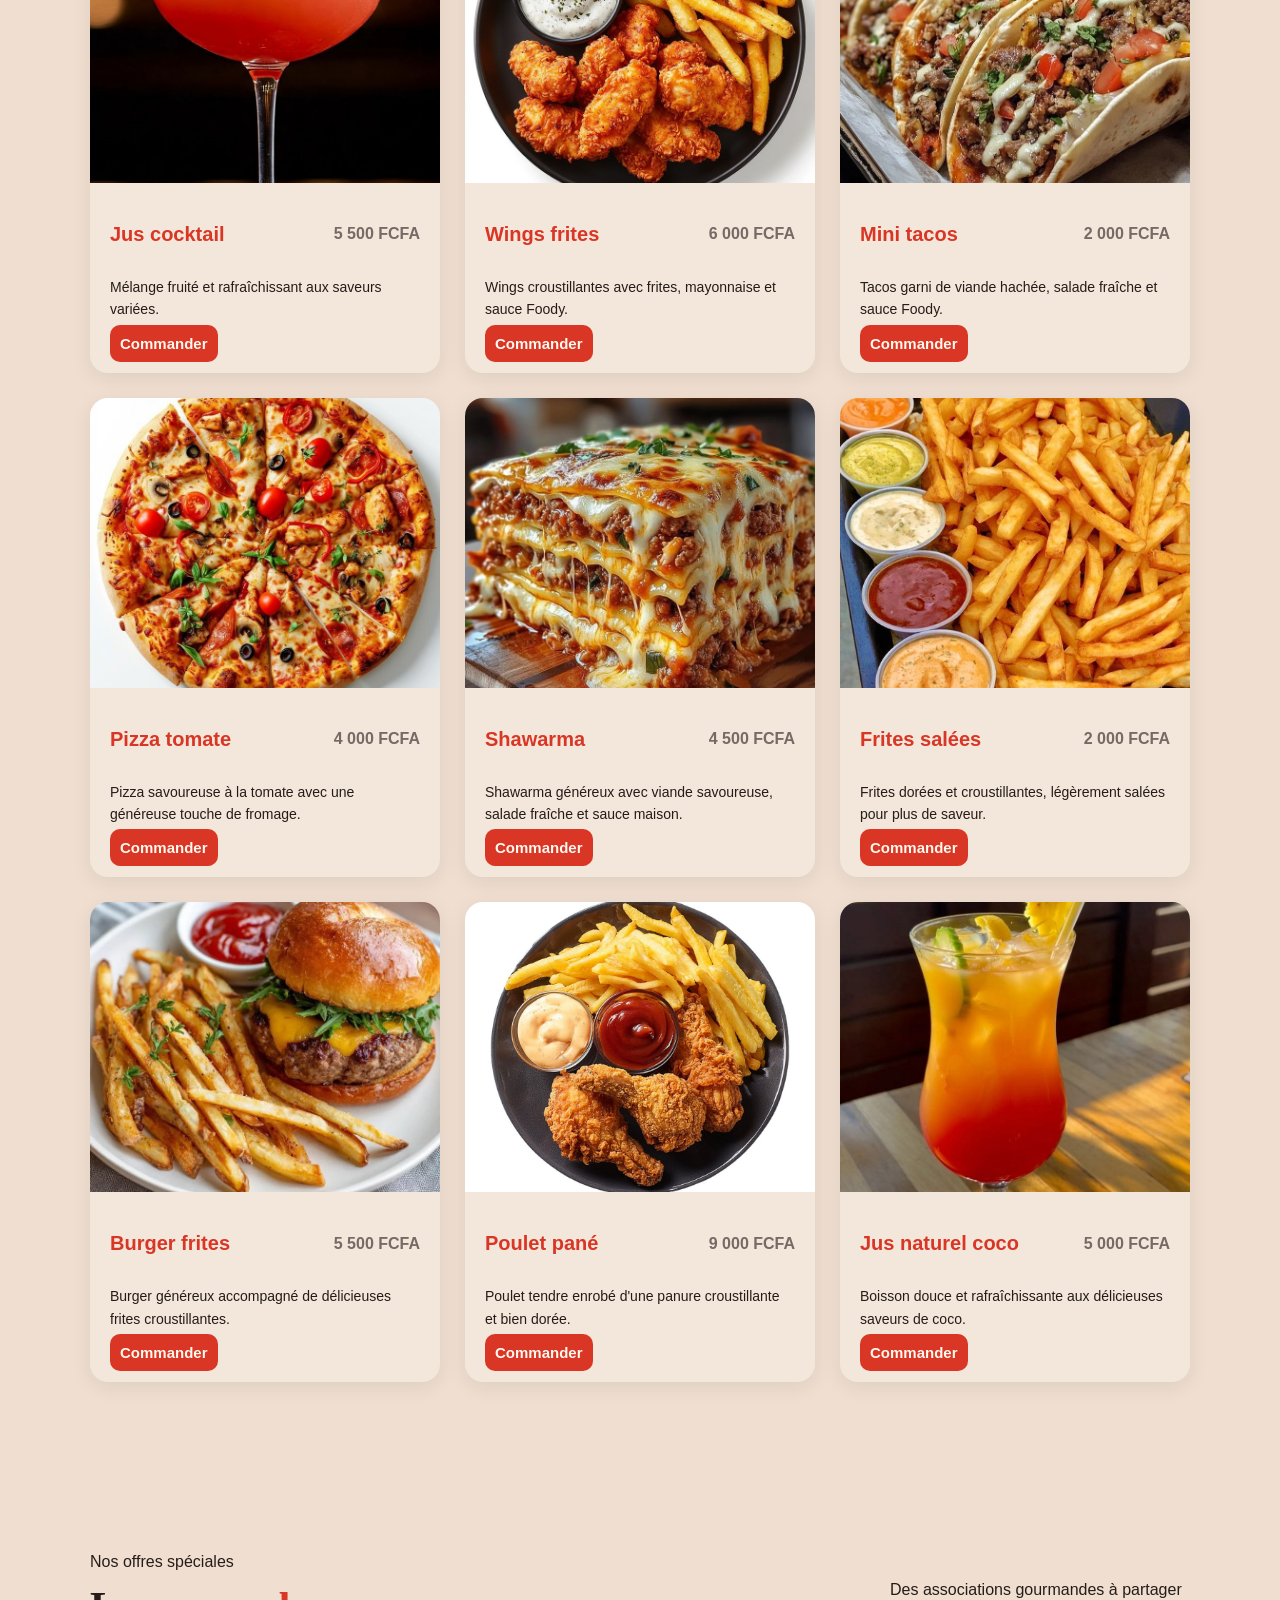
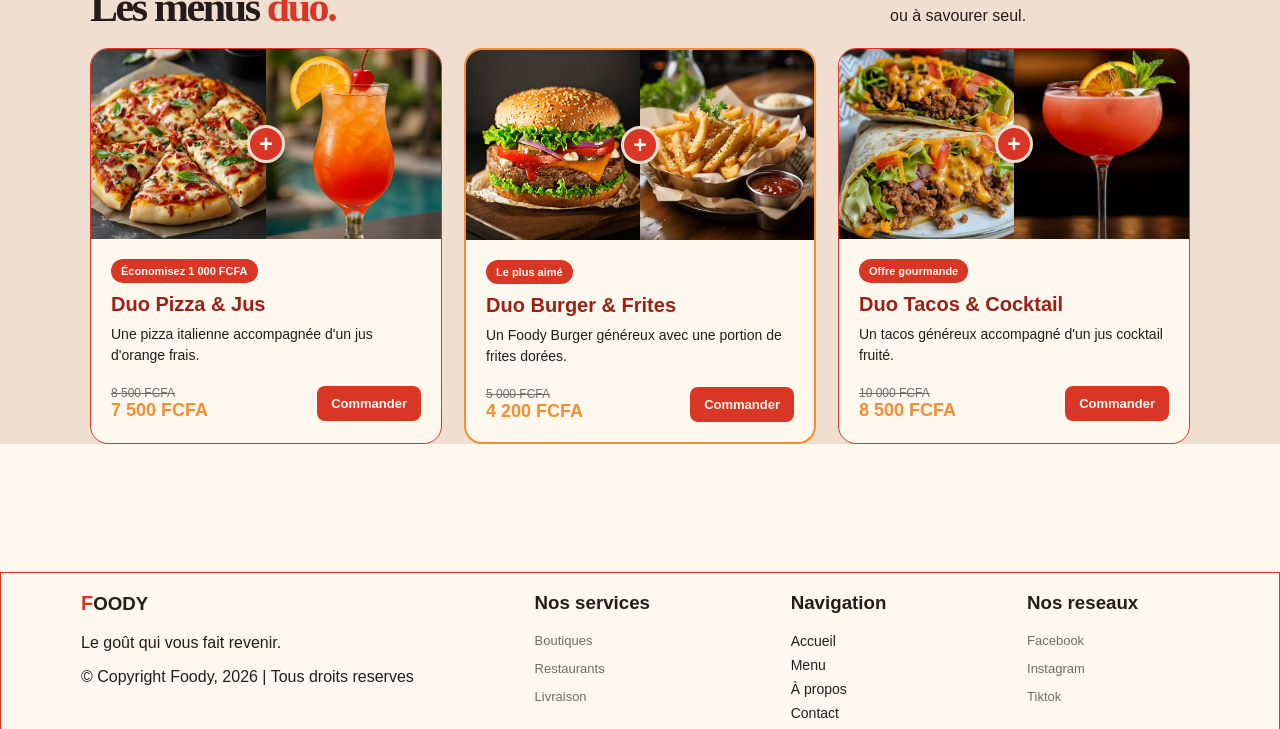
<file: menu.html>
<!DOCTYPE html>
<html lang="en">
<head>
    <meta charset="UTF-8">
    <meta name="viewport" content="width=device-width, initial-scale=1.0">
    <title>Menu</title>
    <link rel="stylesheet" href="style.css">
    <link rel="stylesheet" href="https://cdnjs.cloudflare.com/ajax/libs/font-awesome/6.7.2/css/all.min.css">
</head>
<body>

    <header class="topbar">
        <a href="#accueil" class="logo"><span>F</span>oody.</a>
        <button class="menu-button" aria-label="Ouvrir le menu" aria-expanded="false">
            <i class="fa-solid fa-bars"></i>
        </button>
        <nav class="navigation" aria-label="Navigation principale">
            <a class="active" href="index.html">Accueil</a>
            <a href="apropos.html">À propos</a>
            <a href="menu.html">Menu</a>
            <a href="contact.html">Contact</a>
        </nav>
        <div class="actions">
            <button class="icon-button" aria-label="Rechercher">
                <i class="fa-solid fa-magnifying-glass"></i>
            </button>
            <a class="order-link" href="commande.html">
                Commander 
            </a>
       </div>
    </header>

    <main class="main">
        <section class="menu-hero">
            <p class="eyebrow">Un maximum de plaisir</p>
            <h1>Notre menu</h1>
            <p>Des saveurs qui font plaisir, préparées au moment de votre commande.</p>
        </section>

        <section class="carte-menu">
            <div class="categories">
                <button class="category-btn active" data-category="tous">Tous</button>
                <button class="category-btn" data-category="burger">Burgers</button>
                <button class="category-btn" data-category="pizza">Pizzas</button>
                <button class="category-btn" data-category="tacos">Tacos</button>
                <button class="category-btn" data-category="accompagnement">Accompagnements</button>
                <button class="category-btn" data-category="boisson">Boissons</button>
            </div>

            <div class="menu-container">

                <div class="menu-card" data-category="burger">
                    <img src="images/burger.jpg" alt="Foody Burger">
                    <div class="card-content">
                        <div class="card-title">
                            <h3>Foody Burger</h3>
                            <strong>3 500 FCFA</strong>
                        </div>
                        <p>
                            Burger généreux avec steak grillé,
                            fromage fondant et sauce maison.
                        </p>
                        <a href="commande.html" class="btn">Commander</a>
                    </div>
                </div>

                <div class="menu-card" data-category="pizza">
                    <img src="images/pizza-poulet.jpg" alt="Pizza Poulet">
                    <div class="card-content">
                        <div class="card-title">
                            <h3>Pizza Poulet</h3>
                            <strong>4 500 FCFA</strong>
                        </div>
                        <p>
                            Pizza savoureuse au poulet tendre,
                            fromage fondant et sauce tomate.
                        </p>
                        <a href="commande.html" class="btn">Commander</a>
                    </div>
                </div>

                <div class="menu-card" data-category="boisson">
                    <img src="images/mojito.jpg" alt="Mojito">
                    <div class="card-content">
                        <div class="card-title">
                            <h3>Mojito</h3>
                            <strong>3 500 FCFA</strong>
                        </div>
                        <p>
                            Boisson fraîche aux notes de citron
                            et de menthe.
                        </p>
                        <a href="commande.html" class="btn">Commander</a>
                    </div>
                </div>

                <div class="menu-card" data-category="tacos">
                    <img src="images/tacos.jpg" alt="Tacos">
                    <div class="card-content">
                        <div class="card-title">
                            <h3>Tacos</h3>
                            <strong>3 500 FCFA</strong>
                        </div>
                        <p>
                            Tacos généreux garni de viande,
                            salade fraîche et sauce Foody.
                        </p>
                        <a href="commande.html" class="btn">Commander</a>
                    </div>
                </div>

                <div class="menu-card" data-category="boisson">
                    <img src="images/jus orange.jpg" alt="Jus d'orange">
                    <div class="card-content">
                        <div class="card-title">
                            <h3>Jus d'orange</h3>
                            <strong>3 500 FCFA</strong>
                        </div>
                        <p>
                            Jus d'orange frais et fruité,
                            idéal pour accompagner votre repas.
                        </p>
                        <a href="commande.html" class="btn">Commander</a>
                    </div>
                </div>

                <div class="menu-card" data-category="burger">
                    <img src="images/chicken-burger.jpg" alt="Chicken Burger">
                    <div class="card-content">
                        <div class="card-title">
                            <h3>Chicken Burger</h3>
                            <strong>6 000 FCFA</strong>
                        </div>
                        <p>
                            Poulet croustillant, salade fraîche
                            et sauce maison dans un burger gourmand.
                        </p>
                        <a href="commande.html" class="btn">Commander</a>
                    </div>
                </div>

                <div class="menu-card" data-category="pizza">
                    <img src="images/pizza1.jpg" alt="Pizza italienne">
                    <div class="card-content">
                        <div class="card-title">
                            <h3>Pizza italienne</h3>
                            <strong>5 000 FCFA</strong>
                        </div>
                        <p>
                            Pizza aux saveurs italiennes,
                            fromage fondant et sauce tomate.
                        </p>
                        <a href="commande.html" class="btn">Commander</a>
                    </div>
                </div>

                <div class="menu-card" data-category="boisson">
                    <img src="images/jus citron.jpg" alt="Jus citron">
                    <div class="card-content">
                        <div class="card-title">
                            <h3>Jus citron</h3>
                            <strong>3 500 FCFA</strong>
                        </div>
                        <p>
                            Boisson fraîche et acidulée au citron,
                            parfaite pour se rafraîchir.
                        </p>
                        <a href="commande.html" class="btn">Commander</a>
                    </div>
                </div>

                <div class="menu-card" data-category="accompagnement">
                    <img src="images/chicken-wings.jpg" alt="Chicken Wings">
                    <div class="card-content">
                        <div class="card-title">
                            <h3>Chicken Wings</h3>
                            <strong>8 000 FCFA</strong>
                        </div>
                        <p>
                            Ailes de poulet croustillantes
                            accompagnées de notre sauce maison.
                        </p>
                        <a href="commande.html" class="btn">Commander</a>
                    </div>
                </div>

                <div class="menu-card" data-category="boisson">
                    <img src="images/jus d'ananas.jpg" alt="Jus d'ananas">
                    <div class="card-content">
                        <div class="card-title">
                            <h3>Jus d'ananas</h3>
                            <strong>4 500 FCFA</strong>
                        </div>
                        <p>
                            Jus d'ananas doux et fruité,
                            parfait pour une pause rafraîchissante.
                        </p>
                        <a href="commande.html" class="btn">Commander</a>
                    </div>
                </div>

                <div class="menu-card" data-category="pizza">
                    <img src="images/mini-pizza.jpg" alt="Mini pizza">
                    <div class="card-content">
                        <div class="card-title">
                            <h3>Mini pizza</h3>
                            <strong>2 000 FCFA</strong>
                        </div>
                        <p>
                            Petite pizza savoureuse,
                            idéale pour une envie gourmande.
                        </p>
                        <a href="commande.html" class="btn">Commander</a>
                    </div>
                </div>

                <div class="menu-card" data-category="accompagnement">
                    <img src="images/frites.jpg" alt="Frites">
                    <div class="card-content">
                        <div class="card-title">
                            <h3>Frites</h3>
                            <strong>1 500 FCFA</strong>
                        </div>
                        <p>
                            Frites dorées et croustillantes,
                            parfaites pour accompagner votre repas.
                        </p>
                        <a href="commande.html" class="btn">Commander</a>
                    </div>
                </div>

                <div class="menu-card" data-category="boisson">
                    <img src="images/jus-naturel.jpg" alt="Jus naturel">
                    <div class="card-content">
                        <div class="card-title">
                            <h3>Jus naturel</h3>
                            <strong>2 500 FCFA</strong>
                        </div>
                        <p>
                            Boisson fruitée et rafraîchissante,
                            idéale pour accompagner votre repas.
                        </p>
                        <a href="commande.html" class="btn">Commander</a>
                    </div>
                </div>

                <div class="menu-card" data-category="accompagnement">
                    <img src="images/frittes-pimentées.jpg" alt="Frites pimentées">
                    <div class="card-content">
                        <div class="card-title">
                            <h3>Frites pimentées</h3>
                            <strong>2 000 FCFA</strong>
                        </div>
                        <p>
                            Frites croustillantes et dorées
                            relevées d'une touche pimentée.
                        </p>
                        <a href="commande.html" class="btn">Commander</a>
                    </div>
                </div>

                <div class="menu-card" data-category="tacos">
                    <img src="images/tacos-frittes.jpg" alt="Tacos frites">
                    <div class="card-content">
                        <div class="card-title">
                            <h3>Tacos frites</h3>
                            <strong>5 500 FCFA</strong>
                        </div>
                        <p>
                            Tacos généreux accompagné de frites
                            croustillantes et de sauce Foody.
                        </p>
                        <a href="commande.html" class="btn">Commander</a>
                    </div>
                </div>

                <div class="menu-card" data-category="boisson">
                    <img src="images/jus cocktail.jpg" alt="Jus cocktail">
                    <div class="card-content">
                        <div class="card-title">
                            <h3>Jus cocktail</h3>
                            <strong>5 500 FCFA</strong>
                        </div>
                        <p>
                            Mélange fruité et rafraîchissant
                            aux saveurs variées.
                        </p>
                        <a href="commande.html" class="btn">Commander</a>
                    </div>
                </div>

                <div class="menu-card" data-category="accompagnement">
                    <img src="images/wings.jpg" alt="Wings frites">
                    <div class="card-content">
                        <div class="card-title">
                            <h3>Wings frites</h3>
                            <strong>6 000 FCFA</strong>
                        </div>
                        <p>
                            Wings croustillantes avec frites,
                            mayonnaise et sauce Foody.
                        </p>
                        <a href="commande.html" class="btn">Commander</a>
                    </div>
                </div>

                <div class="menu-card" data-category="tacos">
                    <img src="images/mini-tacos.jpg" alt="Mini tacos">
                    <div class="card-content">
                        <div class="card-title">
                            <h3>Mini tacos</h3>
                            <strong>2 000 FCFA</strong>
                        </div>
                        <p>
                            Tacos garni de viande hachée,
                            salade fraîche et sauce Foody.
                        </p>
                        <a href="commande.html" class="btn">Commander</a>
                    </div>
                </div>

                <div class="menu-card" data-category="pizza">
                    <img src="images/pizza2.jpg" alt="Pizza tomate">
                    <div class="card-content">
                        <div class="card-title">
                            <h3>Pizza tomate</h3>
                            <strong>4 000 FCFA</strong>
                        </div>
                        <p>
                            Pizza savoureuse à la tomate
                            avec une généreuse touche de fromage.
                        </p>
                        <a href="commande.html" class="btn">Commander</a>
                    </div>
                </div>

                <div class="menu-card" data-category="tacos">
                    <img src="images/shawarma.jpg" alt="Shawarma">
                    <div class="card-content">
                        <div class="card-title">
                            <h3>Shawarma</h3>
                            <strong>4 500 FCFA</strong>
                        </div>
                        <p>
                            Shawarma généreux avec viande savoureuse,
                            salade fraîche et sauce maison.
                        </p>
                        <a href="commande.html" class="btn">Commander</a>
                    </div>
                </div>

                <div class="menu-card" data-category="accompagnement">
                    <img src="images/frittes2.jpg" alt="Frites salées">
                    <div class="card-content">
                        <div class="card-title">
                            <h3>Frites salées</h3>
                            <strong>2 000 FCFA</strong>
                        </div>
                        <p>
                            Frites dorées et croustillantes,
                            légèrement salées pour plus de saveur.
                        </p>
                        <a href="commande.html" class="btn">Commander</a>
                    </div>
                </div>

                <div class="menu-card" data-category="burger">
                    <img src="images/burger-frittes.jpg" alt="Burger frites">
                    <div class="card-content">
                        <div class="card-title">
                            <h3>Burger frites</h3>
                            <strong>5 500 FCFA</strong>
                        </div>
                        <p>
                            Burger généreux accompagné
                            de délicieuses frites croustillantes.
                        </p>
                        <a href="commande.html" class="btn">Commander</a>
                    </div>
                </div>

                <div class="menu-card" data-category="accompagnement">
                    <img src="images/poulet-panne.jpg" alt="Poulet pané">
                    <div class="card-content">
                        <div class="card-title">
                            <h3>Poulet pané</h3>
                            <strong>9 000 FCFA</strong>
                        </div>
                        <p>
                            Poulet tendre enrobé d'une panure
                            croustillante et bien dorée.
                        </p>
                        <a href="commande.html" class="btn">Commander</a>
                    </div>
                </div>

                <div class="menu-card" data-category="boisson">
                    <img src="images/jus coconut.jpg" alt="Jus naturel coco">
                    <div class="card-content">
                        <div class="card-title">
                            <h3>Jus naturel coco</h3>
                            <strong>5 000 FCFA</strong>
                        </div>
                        <p>
                            Boisson douce et rafraîchissante
                            aux délicieuses saveurs de coco.
                        </p>
                        <a href="commande.html" class="btn">Commander</a>
                    </div>
                </div>
            </div>
        </section>
    
        <section class="duo-section">
            <div class="duo-header">
                <div>
                    <p class="eyebrow">Nos offres spéciales</p>
                    <h2>Les menus <em>duo.</em></h2>
                </div>
                <p>Des associations gourmandes à partager ou à savourer seul.</p>
            </div>

            <div class="duo-grid">
                <article class="duo-card">
                    <div class="duo-images">
                        <img src="images/pizza1.jpg" alt="Pizza italienne">
                        <span>+</span>
                        <img src="images/jus orange.jpg" alt="Jus d'orange">
                    </div>

                    <div class="duo-content">
                        <span class="duo-badge">Économisez 1 000 FCFA</span>
                        <h3>Duo Pizza & Jus</h3>
                        <p>Une pizza italienne accompagnée d'un jus d'orange frais.</p>

                        <div class="duo-bottom">
                            <div>
                                <del>8 500 FCFA</del>
                                <strong>7 500 FCFA</strong>
                            </div>
                            <a href="commande.html" class="duo-button">Commander</a>
                        </div>
                    </div>
                </article>

                <article class="duo-card featured">
                    <div class="duo-images">
                        <img src="images/burger.jpg" alt="Foody Burger">
                        <span>+</span>
                        <img src="images/frites.jpg" alt="Frites">
                    </div>

                    <div class="duo-content">
                        <span class="duo-badge">Le plus aimé</span>
                        <h3>Duo Burger & Frites</h3>
                        <p>Un Foody Burger généreux avec une portion de frites dorées.</p>

                        <div class="duo-bottom">
                            <div>
                                <del>5 000 FCFA</del>
                                <strong>4 200 FCFA</strong>
                            </div>
                            <a href="commande.html" class="duo-button">Commander</a>
                        </div>
                    </div>
                </article>

                <article class="duo-card">
                    <div class="duo-images">
                        <img src="images/tacos.jpg" alt="Tacos Foody">
                        <span>+</span>
                        <img src="images/jus cocktail.jpg" alt="Jus cocktail">
                    </div>

                    <div class="duo-content">
                        <span class="duo-badge">Offre gourmande</span>
                        <h3>Duo Tacos & Cocktail</h3>
                        <p>Un tacos généreux accompagné d'un jus cocktail fruité.</p>

                        <div class="duo-bottom">
                            <div>
                                <del>10 000 FCFA</del>
                                <strong>8 500 FCFA</strong>
                            </div>
                            <a href="commande.html" class="duo-button">Commander</a>
                        </div>
                    </div>
                </article>
            </div>
        </section>
    </main>

    <footer>
        <div class="colums_iomportant">
            <h3><span>F</span>OODY</h3>
            <p>Le goût qui vous fait revenir.</p>
            <p>&copy; Copyright Foody, 2026 | Tous droits reserves</p>
        </div>
        <div class="colums">
            <h3>Nos services</h3>
            <p>Boutiques</p>
            <p>Restaurants</p>
            <p>Livraison</p>
        </div>
        <div class="colums">
            <h3>Navigation</h3>
            <a href="index.html">Accueil</a>
            <a href="menu.html">Menu</a>
            <a href="apropos.html">À propos</a>
            <a href="contact.html">Contact</a>
        </div>
        <div class="colums">
            <h3>Nos reseaux</h3>
            <p>Facebook</p>
            <p>Instagram</p>
            <p>Tiktok</p>
        </div>
    </footer>

    <script src="script.js"></script>

</body>
</html>
</file>
<file: style.css>
@import url('https://fonts.googleapis.com/css2?family=Roboto:ital,wght@0,100..900;1,100..900&display=swap');

:root {
    --cream:#fff8ef;
    --ink:#251c19; 
    --muted:#756a65; 
    --red:#d93625; 
    --deep-red:#9d2018; 
    --orange:#f58d32; 
    --line:#f0dfd0;
}

*{
    box-sizing:border-box;
}
html{ 
    scroll-behavior:smooth; 
}
body{ 
    margin:0; 
    background:var(--cream);
    color:var(--ink); 
    font-family:"DM Sans",sans-serif;
}
a{ 
    color:inherit;
    text-decoration:none; 
}
button{
    font:inherit; 
}

/*----------------Header--------------*/
.topbar{ 
    max-width:1180px;
    height:88px; 
    margin:auto; 
    padding:0 28px; 
    display:flex; 
    align-items:center; 
    justify-content:space-between; 
    gap:24px; 
}
.logo{ 
    font:800 32px/1 "Fraunces",serif; letter-spacing:-1.8px;
}
.logo span, em {
   color:var(--red); 
   font-style:normal; 
} 
.navigation { 
    display:flex; 
    gap:30px; 
    font-size:14px; 
    font-weight:600; 
} 
.navigation a { 
    color:var(--muted); 
} 
.navigation .active,
.navigation a:hover { 
    color:var(--red); 
}
.actions {
    display:flex; 
    align-items:center; 
    gap:14px; 
} 
.icon-button,
.menu-button { 
    border:0; 
    background:transparent; 
    color:var(--ink);
    cursor:pointer; 
    font-size:18px; 
} 
.order-link { 
    color:#fff; 
    background:var(--red); 
    border-radius:999px; 
    padding:12px 17px; 
    font-size:14px; 
    font-weight:700; 
} 
.order-link i { 
    margin-left:7px; 
} 
.menu-button { 
    display:none; 
}

/*--------------------Accueil----------------*/
.hero{ 
    max-width:1180px;
    min-height:540px; 
    margin:auto; 
    padding:50px 28px 70px; 
    display:grid; 
    grid-template-columns:1.02fr .98fr; 
    align-items:center; 
    gap:35px; 
} 
.intro{ 
    margin:0 0 14px; 
    color:var(--red); 
    font-size:12px; 
    font-weight:700; 
    letter-spacing:.06em; 
    text-transform:uppercase; 
} 
h1,h2{
    margin:0; 
    font-family:"Fraunces",serif; letter-spacing:-2.4px; 
    line-height:.98; 
} 
h1{ 
    max-width:600px; 
    font-size:clamp(50px,6vw,78px); 
} 
h1 em{ 
    display:block; 
} 
.desc{ 
    max-width:490px; 
    margin:23px 0 27px; 
    color:var(--muted); 
    font-size:16px; 
    line-height:1.7; 
} 
.hero-buttons { 
    display:flex; 
    flex-wrap:wrap; 
    gap:13px; 
} 
.button { 
    display:inline-flex; 
    align-items:center; 
    gap:11px; 
    padding:14px 20px; 
    border-radius:12px; 
    font-size:14px; 
    font-weight:700; 
} 
.button-primary { 
    background:var(--red); 
    color:white; 
    box-shadow:0 12px 20px #d9362530; 
} 
.button-second { 
    border:1px solid var(--line); 
} 
.social-avis{ 
    display:flex; 
    align-items:center; 
    gap:12px; 
    margin-top:35px; 
} 
.social-avis .avatars { 
    display:flex; 
} 
.social-avis .avatars span { 
    display:grid; 
    place-items:center; 
    width:31px; 
    height:31px; 
    margin-left:-7px; 
    border:2px solid var(--cream); 
    border-radius:50%; 
    background:#f0b088; 
    color:#683629; 
    font-size:8px; 
    font-weight:800; 
} 
.social-avis .avatars span:nth-child(2){
    background:#d77355
}
.social-avis .avatars span:nth-child(3){
    background:#f4cf8f
} 
.social-avis strong,
.social-avis small { 
    display:block; 
    font-size:11px; 
} 
.social-avis small { 
    margin-top:3px; 
    color:var(--muted); 
} 
.social-avis small i { 
    color:var(--orange); 
}
.hero-visual {
     position:relative; 
     min-height:425px; 
} 
.hero-image { 
    position:absolute; 
    inset:10px 10px 0 35px; 
    overflow:hidden; 
    border-radius:46% 46% 26% 26%; 
    background:#e9b28d; 
    box-shadow:0 22px 35px #9a5a3330;
} 
.hero-image::after { 
    content:""; 
    position:absolute; 
    inset:0; 
    background:linear-gradient(145deg,#1e0f0705,#7f210d37); 
} 
.hero-image img { 
    width:100%; 
    height:100%; 
    object-fit:cover; 
    transform:scale(1.08); 
} 
/*categorie*/
.categories { 
    max-width:1124px; 
    margin:0 auto; 
    padding:25px 28px 65px; 
    display:grid; 
    grid-template-columns:repeat(6,1fr); 
    gap:16px; 
} 
.category { 
    text-align:center; 
    color:var(--muted); 
    font-size:13px; 
} 
.category-img { 
    display:grid; 
    place-items:center; 
    width:86px; 
    height:86px; 
    margin:0 auto 9px; 
    overflow:hidden; 
    border:2px solid transparent; 
    border-radius:50%; 
    background:#fff; 
    transition:.2s; 
} 
.category-img img { 
    width:100%; 
    height:100%; 
    object-fit:cover; 
} 
.category.selected { 
    color:var(--red); 
} 
.category.selected .category-img,
.category:hover .category-img {
     border-color:var(--red); 
     box-shadow:0 0 0 4px #fbded5; 
}

/*apropos*/
.about { 
    max-width:1124px; 
    margin:0 auto; 
    padding:15px 28px 85px; 
    display:grid; 
    grid-template-columns:.92fr 1.08fr; 
    align-items:center; gap:80px; 
} 
.about-image { 
    position:relative; 
    height:360px; 
    overflow:hidden; 
    border-radius:22px; 
} 
.about-image>img { 
    width:100%; 
    height:100%; 
    object-fit:cover; 
} 
.about-sticker { 
    position:absolute; 
    right:18px; 
    bottom:18px; 
    display:flex; 
    align-items:center; 
    gap:8px; 
    padding:12px 15px; 
    border-radius:13px; 
    background:#fff; 
    box-shadow:0 10px 25px #552a1524; 
    color:var(--ink); 
    font-size:12px; 
    font-weight:700; 
} 
.about-sticker i { 
    color:var(--orange); 
    font-size:20px; 
} 
.about-copy h2 { 
    max-width:470px; 
    font-size:43px; 
} 
.about-copy>p:not(.eyebrow) { 
    max-width:490px; 
    margin:18px 0; 
    color:var(--muted); 
    font-size:15px; 
    line-height:1.7; 
} 
.about-points { 
    display:grid; 
    grid-template-columns:1fr 1fr; 
    gap:11px; 
    margin:21px 0 25px; 
    color:var(--ink); 
    font-size:13px; 
    font-weight:600; 
} 
.about-points i { 
    margin-right:5px; 
    color:var(--red); 
}
/*plats populaires*/
.popular {
    max-width:1180px; 
    margin:auto; 
    padding:10px 28px 82px; 
} 
.popular-section { 
    display:flex; 
    align-items:end; 
    justify-content:space-between; 
    margin-bottom:29px; 
} 
h2 { 
   font-size:44px; 
} 
.text-link { 
    color:var(--red); 
    font-size:14px; 
    font-weight:700; 
} 
.text-link i { 
    margin-left:8px; 
} 
.products { 
    display:grid; 
    grid-template-columns:repeat(3,1fr); 
    gap:22px; 
} 
.product-card { 
    position:relative; 
    overflow:hidden; 
    border:1px solid var(--line); 
    border-radius:18px; 
    background:#fffdf9; 
    transition:transform .2s,box-shadow .2s; 
} 
.product-card:hover { 
    transform:translateY(-5px); 
    box-shadow:0 16px 28px #81472518; 
} 
.product-card .heart:hover{
    color: var(--cream);
    transform:translateY(-5px);
    background-color: var(--red);
}
.product-image { 
    position:relative; 
    height:205px; 
    overflow:hidden; 
    background:#f7e5d4; 
} 
.product-image img { 
    width:100%; 
    height:100%; 
    object-fit:cover; 
    transition:transform .3s; 
} 
.product-card:hover img { 
    transform:scale(1.06); 
} 
.heart { 
    position:absolute; 
    z-index:1; 
    top:13px; 
    right:13px; 
    width:32px; 
    height:32px; 
    border:0; 
    border-radius:50%; 
    background:#fff; 
    color:var(--red); 
    cursor:pointer; 
} 
.heart.liked i { 
    font-weight:900; 
}
.heart.liked i:hover { 
    background-color: var(--red); 
}
.product-body { 
    padding:17px 18px 18px; 
} 
.rating { 
    color:var(--orange); 
    font-size:11px; 
    font-weight:700; 
} 
.rating span { 
    color:var(--muted); 
    font-weight:400; 
} 
.product-body h3 { 
    margin:8px 0 5px; 
    font-size:17px; 
} 
.product-body p { 
    min-height:33px; 
    margin:0; 
    color:var(--muted); 
    font-size:12px; 
    line-height:1.4; 
} 
.product-bottom { 
    display:flex; 
    align-items:center; 
    justify-content:space-between; 
    margin-top:14px; 
} 
.product-bottom strong { 
    font-size:17px; 
} 
.product-bottom small { 
    font-size:10px; 
} 
/*promotion*/
.promotion { 
    max-width:1124px; 
    min-height:270px; 
    margin:0 auto 70px; 
    padding:42px 59px; 
    display:flex; 
    align-items:center; 
    justify-content:space-between; 
    overflow:hidden; 
    border-radius:24px; 
    background:#f6d9c4; 
} 
.promotion-header { 
    max-width:540px; 
} 
.promotion h2 { 
    font-size:38px; 
} 
.promotion-header>p:not(.intro) { 
    max-width:350px; 
    margin:12px 0 21px; 
    color:var(--muted); 
    font-size:14px; 
} 
.reduction{ 
    position:relative; 
    width:300px; 
    height:180px; 
} 
.reduction img { 
    position:absolute; 
    width:205px; 
    height:205px; 
    right:0; 
    bottom:-35px; 
    border-radius:50%; 
    object-fit:cover; 
    transform:rotate(-10deg); 
} 
.reduction .offre { 
    position:absolute; 
    z-index:1; 
    top:5px; 
    left:19px; 
    display:flex; 
    flex-direction:column; 
    justify-content:center; 
    width:82px; 
    height:82px; 
    border-radius:50%; 
    background:var(--red); 
    color:#fff; 
    text-align:center; 
    font:700 26px/1 "Fraunces",serif; 
    transform:rotate(-9deg); 
} 
.reduction .offre small { 
    margin-top:4px; 
    font:700 9px "DM Sans",sans-serif; 
}
/*service*/
.services { 
    max-width:1124px; 
    margin:auto; 
    padding:0 28px 76px; 
    display:grid; 
    grid-template-columns:repeat(3,1fr); 
    gap:30px; 
} 
.services article { 
    display:flex; 
    align-items:center; 
    gap:15px; 
} 
.services>article>i { 
    display:grid; 
    flex:none; 
    place-items:center; 
    width:45px; 
    height:45px; 
    border-radius:13px; 
    background:#fde6d7; 
    color:var(--red); 
} 
.services h3 { 
    margin:0 0 4px; 
    font-size:14px; 
} 
.services p { 
    margin:0; 
    color:var(--muted); 
    font-size:12px; 
    line-height:1.4; 
} 
/*avis clients*/
.temoignages{
    padding: 80px 6%;
}
.temoignages h2{
    font-size: 45px;
    color: var(--red);
}
.temoignages p{
    color: var(--muted);
}
.temoignages .contenu{
    max-width: 1100px;
    padding-top: 3%;
    display: grid;
    gap: 25px;
    grid-template-columns: repeat(3, 1fr);
}
.temoignages .contenu .avis{
    text-align: center;
    padding: 30px;
    border-radius: 15px;
    box-shadow: 0 5px 20px rgba(0, 0, 0, 0.08);
    background:#f6d9c4;
}
.temoignages .contenu .avis p{
    color:var(--muted);
    line-height: 1.7;
    font-style: italic;
}
.temoignages .contenu .avis h3{
    margin-top: 20px;
    font-size: 16px;
    color: var(--red);
}
.temoignages .contenu .avis .icons{
    color:var(--orange);
    font-size: 15px;
    margin-bottom: 15px;
}
.temoignages .contenu p{
    color: var(--white);
}
/*newletter*/
.abonnement {
    width: 100%;
    padding: 50px 7%;
}
.abonnement .contenu{
    align-items: center;
    max-width: 100%;
    margin: 0 auto;
    padding: 50px 40px;
    text-align: center;
    border-radius: 20px;
    box-shadow: 0 5px 20px rgba(0, 0, 0, 0.08);
    background:linear-gradient(to right, #e31e08, #c88d0c);
}
.abonnement h2{
    color: var(--cream);
    font-size: 30px;
    font-weight: 300;
    text-align: center;
    margin-bottom: 30px;
}
.abonnement form{
    display: flex;
    align-items: center;
    max-width: 650px;
    margin: 0 auto;
}
.abonnement form input{
    flex: 1;
    height: 50px;
    padding: 0 20px;
    border: 1px solid #ddd;
    border-radius: 30px 0 0 30px;
    outline: none;
    font-size: 1rem;
    transition: 0.3s;
}
.abonnement button {
    height: 50px;
    padding: 0 30px;
    border: none;
    border-radius: 0 30px 30px 0;
    background: var(--orange);
    color: var(--cream);
    font-size: 1rem;
    font-weight: 600;
    cursor: pointer;
    transition: 0.3s;
}
.abonnement button:hover {
    background:var(--red);
}

/*----------------- Page apropos------------------*/
.about-hero {
    min-height: 370px;
    display: grid;
    place-items: center;
    padding: 70px 28px;
    background:
        linear-gradient(90deg, #21100ac9, #21100a52),
        url("images/pizza1.jpg") center / cover;
    color: #fff;
    text-align: center;
}
.about-hero > div {
    max-width: 700px;
}
.about-hero h1 {
    font-size: clamp(48px, 6vw, 73px);
}
.about-hero h1 em {
    color: #ffb46d;
}
.about-hero > div > p:not(.eyebrow) {
    max-width: 540px;
    margin: 20px auto 0;
    color: #ffede3;
    line-height: 1.65;
}
.about-hero .eyebrow {
    color: #ffb46d;
}
.story {
    max-width: 1124px;
    margin: auto;
    padding: 90px 28px;
    display: grid;
    grid-template-columns: 1fr 1fr;
    align-items: center;
    gap: 80px;
}
.story-image {
    position: relative;
    height: 415px;
    overflow: hidden;
    border-radius: 23px;
}
.story-image img {
    width: 100%;
    height: 100%;
    object-fit: cover;
}
.story-image span {
    position: absolute;
    right: 20px;
    bottom: 20px;
    display: grid;
    place-items: center;
    width: 105px;
    height: 105px;
    border: 5px solid var(--cream);
    border-radius: 50%;
    background: var(--red);
    color: #fff;
    text-align: center;
    font: 700 19px/1.15 "Fraunces", serif;
}
.story-copy h2 {
    font-size: 45px;
}
.story-copy > p:not(.eyebrow) {
    color: var(--muted);
    font-size: 15px;
    line-height: 1.75;
}
.story-copy .button {
    margin-top: 10px;
}
.values {
    padding: 75px 28px;
    background: #f7eadf;
    text-align: center;
}
.values-title h2 {
    font-size: 43px;
}
.value-grid {
    max-width: 1124px;
    margin: 36px auto 0;
    display: grid;
    grid-template-columns: repeat(3, 1fr);
    gap: 22px;
}
.value-grid article {
    padding: 30px 24px;
    border-radius: 18px;
    background: #fffaf5;
}
.value-grid i {
    display: grid;
    place-items: center;
    width: 45px;
    height: 45px;
    margin: 0 auto 17px;
    border-radius: 13px;
    background: #fde6d7;
    color: var(--red);
}
.value-grid h3 {
    margin: 0 0 9px;
    font-size: 17px;
}
.value-grid p {
    margin: 0;
    color: var(--muted);
    font-size: 13px;
    line-height: 1.6;
}
.numbers {
    max-width: 1124px;
    margin: auto;
    padding: 70px 28px;
    display: grid;
    grid-template-columns: repeat(4, 1fr);
    text-align: center;
}
.numbers article {
    border-right: 1px solid var(--line);
}
.numbers article:last-child {
    border: 0;
}
.numbers strong {
    display: block;
    color: var(--red);
    font: 800 43px/1 "Fraunces", serif;
}
.numbers strong span {
    font-size: 25px;
}
.numbers p {
    margin: 9px 0 0;
    color: var(--muted);
    font-size: 13px;
}
.about-cta {
    max-width: 1124px;
    margin: 0 auto 75px;
    padding: 62px 28px;
    border-radius: 24px;
    background: var(--deep-red);
    color: #fff;
    text-align: center;
}
.about-cta .eyebrow {
    color: #ffb46d;
}
.about-cta h2 {
    max-width: 600px;
    margin: 0 auto 24px;
    font-size: 42px;
}
.about-cta .button-primary {
    background: #fff;
    color: var(--red);
    box-shadow: none;
}
/* Team */
.team {
    max-width: 1124px;
    margin: auto;
    height: 900px;
    padding: 85px 28px 15px;
    text-align: center;
}
.team-intro {
    max-width: 470px;
    margin: 14px auto 0;
    color: var(--muted);
    font-size: 14px;
    line-height: 1.6;
}
.team-grid {
    display: grid;
    grid-template-columns: repeat(3, 1fr);
    gap: 22px;
    margin-top: 35px;
}
.team-card {
    overflow: hidden;
    border-radius: 18px;
    background:black;
    border: 1px solid var(--line);
    text-align: left;
    height: 130%;
}
.team-card > img {
    width: 100%;
    height: 270px;
    display: block;
    object-fit: cover;
}
.team-card > div {
    position: relative;
    padding: 18px 19px;
}
.team-card h3 {
    margin: 0 0 4px;
    font-size: 17px;
    color: var(--cream);
}
.team-card p {
    margin: 0;
    color: var(--orange);
    font-size: 12px;
    font-weight: 600;
}
.team-card span {
    position: absolute;
    display: flex;
    gap: 7px;
    right: 17px;
    bottom: 18px;
}
.team-card span a {
    display: grid;
    place-items: center;
    width: 29px;
    height: 29px;
    border-radius: 8px;
    background: #fde6d7;
    color: var(--red);
    font-size: 12px;
}

/*-----------------page menu------------------*/
.main{
    background-color: var(--line);
}
.menu-hero {
    min-height: 300px;
    display: grid;
    place-items: center;
    padding: 55px 28px;
    background:
        linear-gradient(90deg, #d93625df, #9d2018df),
        url("images/tacos.jpg") center / cover;
    color: var(--cream);
    text-align: center;
}
.menu-hero .eyebrow {
    color: #ffd29b;
}
.menu-hero h1 {
    font-size: clamp(50px, 6vw, 72px);
}
.menu-hero h1 em {
    color: #ffd29b;
}
.menu-hero > p:not(.eyebrow) {
    margin: 15px 0 0;
    color: #fff0e8;
    font-size: 15px;
}
.carte-menu{
    max-width: 1150px;
    margin: 0 auto 100px;
    padding: 0 25px;
}
.categories {
    display: flex;
    justify-content: center;
    flex-wrap: wrap;
    gap: 12px;
    margin-bottom: 50px;
}
.categories button {
    border: none;
    color: var(--red);
    background-color:var(--cream);
    padding: 12px 22px;
    border-radius: 30px;
    cursor: pointer;
    font-size: 15px;
    box-shadow: 0 3px 10px rgba(0, 0, 0, 0.08);
    transition: 0.3s;
}
.categories button:hover,
.categories button.active {
    background-color:var(--red);
    color:var(--cream);
}
.menu-container {
    max-width: 1200px;
    margin: auto;
    display: grid;
    grid-template-columns: repeat(3, 1fr);
    gap: 25px;
}
.menu-card{
    background-color: #ffffff36;
    border-radius: 18px;
    overflow: hidden;
    box-shadow: 0 5px 20px rgba(0, 0, 0, 0.08);
    transition: 0.3s;
}
.menu-card:hover {
    transform: translateY(-5px);
    box-shadow: 0 10px 30px rgba(0, 0, 0, 0.15);
}
.menu-card img {
    width: 100%;
    height: 290px;
    object-fit: cover;
    display: block;
}
.card-content {
    padding: 20px;
    gap: 20px;
}
.card-title {
    gap: 15px;
    display: flex;
    align-items: center;
    justify-content: space-between;
}
.card-title h3 {
    color: var(--red);
    font-size: 20px;
}
.card-title strong {
    color: var(--muted);
    white-space: nowrap;
}
.card-content p {
    color:var(--ink);
    font-size: 14px;
    line-height: 1.6;
    margin-top: 10px;
}
.card-content .btn {
    width: 100%;
    margin-top: 20px;
    padding: 10px;
    border: none;
    border-radius: 10px;
    color:var(--cream);
    font-size: 15px;
    font-weight: bold;
    cursor: pointer;
    transition: 0.3s;
    background-color: var(--red);
}
.card-content .btn:hover {
    background-color:var(--deep-red);
}
/* Menus duo */
.duo-section {
    max-width: 1150px;
    margin: 0 auto 100px;
    padding: 0 25px;
}
.duo-header {
    display: flex;
    justify-content: space-between;
    align-items: end;
    gap: 25px;
    padding-top: 5%;
    margin-bottom: 20px;
}
.duo-header h2 {
    margin: 0;
    font-size: 42px;
}
.duo-header > p {
    max-width: 300px;
    margin: 0;
    color: var(--ink);
    line-height: 1.6;
}
.duo-grid {
    display: grid;
    grid-template-columns: repeat(3, 1fr);
    gap: 22px;
}
.duo-card {
    overflow: hidden;
    border: 1px solid var(--red);
    border-radius: 18px;
    background-color: var(--cream);
    transition: transform 0.3s;
}
.duo-card:hover {
    transform: translateY(-7px);
}
.duo-card.featured {
    border: 2px solid var(--orange);
}
.duo-images {
    position: relative;
    display: flex;
    height: 190px;
    overflow: hidden;
}
.duo-images img {
    width: 50%;
    height: 100%;
    object-fit: cover;
}
.duo-images span {
    position: absolute;
    top: 50%;
    left: 50%;
    z-index: 1;
    display: grid;
    place-items: center;
    width: 38px;
    height: 38px;
    border: 3px solid var(--line);
    border-radius: 50%;
    background: var(--red);
    color:var(--cream);
    font-size: 23px;
    font-weight: bold;
    transform: translate(-50%, -50%);
}
.duo-content {
    padding: 20px;
}
.duo-badge {
    display: inline-block;
    margin-bottom: 10px;
    padding: 6px 10px;
    border-radius: 20px;
    background: var(--red);
    color: var(--cream);
    font-size: 11px;
    font-weight: bold;
}
.duo-content h3 {
    margin: 0 0 8px;
    color: var(--deep-red);
    font-size: 20px;
}
.duo-content > p {
    min-height: 42px;
    margin: 0;
    color: var(--ink);
    font-size: 14px;
    line-height: 1.5;
}
.duo-bottom {
    display: flex;
    justify-content: space-between;
    align-items: center;
    margin-top: 20px;
}
.duo-bottom del {
    display: block;
    color: var(--muted);
    font-size: 12px;
}
.duo-bottom strong {
    color: var(--orange);
    font-size: 18px;
}
.duo-button {
    padding: 10px 14px;
    border-radius: 8px;
    background: var(--red);
    color: var(--cream);
    font-size: 13px;
    font-weight: bold;
    text-decoration: none;
}

/* PAGE COMMANDE */
.order-hero {
    min-height: 260px;
    display: grid;
    place-items: center;
    padding: 50px 28px;
    background:
        linear-gradient(90deg, #9d2018e6, #d93625cc),
        url("images/burger.jpg") center / cover;
    color:var(--cream);
    text-align: center;
}
.order-hero .titre,
.order-hero h1 em {
    color: #ffd29b;
}
.order-hero h1 {
    margin: 0;
    font-size: clamp(47px, 6vw, 68px);
}
.order-hero > p:not(.titre) {
    margin: 14px 0 0;
    color: #fff0e8;
    font-size: 14px;
}

/* Informations et réception */
.checkout {
    display: flex;
    gap: 10%;
    max-width: 1000px;
    margin: 0 auto;
    padding: 60px 15px 25px;
}
.checkout-form {
    display:block;
    width: 70%;
    padding: 25px;
    align-items: start;
    border-radius: 30px;
    background-color: var(--line);
    border: 1px solid var(--deep-red);
}
.checkout-title,
.info2 {
    display: flex;
    align-items: center;
    margin-bottom: 30px;
    gap: 20px;
}
.checkout-title > span,
.info2 > span {
    display: grid;
    flex-shrink: 0;
    place-items: center;
    width: 33px;
    height: 33px;
    border-radius: 50%;
    background: var(--red);
    color:var(--cream);
    font-size: 14px;
    font-weight: bold;
}
.checkout-title h2,
.info2 h2 {
    margin: 0;
    color: var(--red);
    font-size: 27px;
}
.checkout-title p,
.info2 p {
    margin: 10px 0 0;
    color: var(--ink);
    font-size: 12px;
}
.info2{
    margin-top: 10%;
}
.info1 {
    grid-column: 1;
    grid-row: 2;
    display: grid;
    gap: 17px;
}
.checkout-form > label {
    grid-column: 1;
    grid-row: 3;
}
.checkout-form label {
    display: flex;
    flex-direction: column;
    gap: 7px;
    color: var(--ink);
    font-size: 13px;
    font-weight: bold;
}
.checkout-form input {
    width: 100%;
    padding: 13px;
    border: 1px solid var(--deep-red);
    border-radius: 9px;
    outline: none;
    background:var(--line);
    color: var(--ink);
    font-family: inherit;
}
.checkout-form input:focus {
    border-color: var(--orange);
    box-shadow: 0 0 0 3px #edac1533;
}
.checkout-form input::placeholder {
    color:var(--muted);
}
/* Livraison */
.delivery-option {
    position: relative;
    display: grid !important;
    grid-template-columns: auto 1fr auto;
    align-items: center;
    gap: 15px;
    padding: 16px;
    border-radius: 12px;
    cursor: pointer;
}
.delivery-option:has(input:checked) {
    border-color: var(--red);
    background: #edac151a;
}
.delivery-option input {
    position: absolute;
    opacity: 0;
}
.delivery-option > i {
    display: grid;
    place-items: center;
    width: 38px;
    height: 38px;
    border-radius: 15px;
    background:var(--cream);
    color: var(--orange);
}
.delivery-option strong,
.delivery-option small {
    display: block;
}
.delivery-option strong {
    color: var(--red);
    font-size: 14px;
}
.delivery-option small {
    margin-top: 4px;
    color: var(--muted);
    font-size: 11px;
}
.delivery-option > b {
    color: var(--red);
    font-size: 12px;
}
/* Panier*/
.panier-box {
    width: 70%;
    max-width: 560px;
    margin: 0 auto;
    padding: 25px;
    border: 1px solid var(--line);
    border-radius: 20px;
}
.panier-box > h2 {
    margin: 0 0 20px;
    color: var(--red);
    text-align: center;
    font-size: 28px;
}
.summary-item {
    display: grid;
    grid-template-columns: 60px 1fr auto;
    align-items: center;
    gap: 12px;
    padding: 14px 0;
    border-top: 1px solid #ffffff26;
}
.summary-item img {
    width: 70px;
    height: 60px;
    border-radius: 10px;
    object-fit: cover;
}
.summary-item h3 {
    margin: 0 0 5px;
    color: var(--ink);
    font-size: 14px;
}
.summary-item p {
    margin: 0;
    color: var(--ink);
    font-size: 12px;
}
.summary-item > strong {
    color: var(--red);
    font-size: 13px;
    white-space: nowrap;
}
.frais {
    margin-top: 15%;
    padding-top: 12px;
    border-top: 1px solid var(--red);
}
.frais p {
    display: flex;
    justify-content: space-between;
    margin: 9px 0;
    color: var(--ink);
    font-size: 13px;
}
.frais .prix-total {
    margin-top: 18px;
    color: var(--red);
    font-size: 15px;
    font-weight: bold;
}
.prix-total strong {
    color: var(--red);
    font-size: 21px;
}
.empty-cart {
    padding: 20px 0;
    color: var(--ink);
    text-align: center;
}
.empty-cart a {
    color: var(--orange);
    font-weight: bold;
    text-decoration: none;
}
.confirm-order {
    display: inline-block;
    justify-content: center;
    width: 100%;
    margin-top: 20%;
    padding: 12px 22px;
    text-decoration: none;
    color: var(--cream);
    background-color: var(--red);
    border-radius: 8px;
    font-weight: bold;
    transition: 0.3s;
    border: none;
    cursor: pointer;
}
.confirm-order:hover {
    background-color: var(--orange);
    color: var(--cream);
    transform: translateY(-3px);
}

/*-----------------page contact------------------*/
.contactheader{
    text-align: center;
    padding: 20px 60px;
    min-height: 300px;
    display: grid;
    place-items: center;
    padding: 55px 28px;
    background:linear-gradient(90deg, var(--red), var(--orange));
    color:var(--cream);
}
.contactheader p {
    color:var(--line);
    font-size: 14px;
    font-weight: bold;
    letter-spacing: 2px;
}
.contactheader h2{
    max-width: 750px;
    margin: 12px auto;
    font-size: 42px;
}
.contactheader span {
    display: block;
    max-width: 650px;
    margin: auto;
    color:var(--line);
    line-height: 1.7;
}
.contact-container{
   max-width: 1150px;
   margin: 80px auto;
   padding: 0 25px;
   display: grid;
   grid-template-columns: 1fr 1fr;
   gap: 70px;
}
.contact-info h2,
.contact-form h3 {
    font-size: 28px;
    color: var(--red);
    margin-bottom: 15px;
}
.info-description {
    color:var(--muted);
    line-height: 1.7;
    margin-bottom: 30px;
}
.info-card {
    display: flex;
    align-items: center;
    gap: 15px;
    margin-bottom: 25px;
}
.info-icon {
    width: 50px;
    height: 50px;
    display: flex;
    align-items: center;
    justify-content: center;
    background-color:var(--line);
    border-radius: 50%;
    font-size: 21px;
    color:var(--red);
}
.info-icon:hover{
    color: var(--cream);
    background: var(--deep-red);
    transform: translateY(-2px);
}
.info-card h3 {
    font-size: 16px;
    color:var(--deep-red);
    margin-bottom: 5px;
}
.info-card p {
    color:var(--ink);
    font-size: 14px;
}
.contact-form {
    padding: 15px;
    color:var(--grey);
    border-radius: 20px;
    border:1px solid var(--line);
    background-color:rgba(241, 245, 192, 0.1);
    box-shadow: 0 5px 25px rgba(0, 0, 0, 0.08);
}
.input-group {
    display: flex;
    flex-direction: column;
    margin-bottom: 18px;
}
.input-group label {
    margin-bottom: 7px;
    font-size: 14px;
    font-weight: bold;
}
.input-group input,
.input-group textarea {
    width: 90%;
    padding: 13px 15px;
    border:1px solid var(--line);
    border-radius: 8px;
    font-family: inherit;
    font-size: 14px;
    outline: none;
    transition: 0.3s;
}
.input-group input:focus,
.input-group textarea:focus {
    border-color:var(--orange);
    box-shadow: 0 0 0 3px rgba(249, 115, 22, 0.1);
}
.input-group textarea {
    resize: vertical;
}
.submit-button {
    width: 100%;
    padding: 14px;
    border: none;
    border-radius: 8px;
    background-color:var(--red);
    color:var(--cream);
    font-size: 15px;
    font-weight: bold;
    cursor: pointer;
    transition: 0.3s;
}
.submit-button:hover {
    background-color: var(--deep-red);
}
.whtsApp-banner{ 
    max-width:90%; 
    margin:0 auto 75px; 
    padding:36px 42px; 
    display:flex; 
    align-items:center; 
    justify-content:space-between; 
    gap:30px; 
    border-radius:22px; 
    background:#f6d9c4; 
} 
.whtsApp-banner>div { 
    display:flex; 
    align-items:center; 
    gap:20px; 
} 
.whtsApp-banner>div>i { 
    color:#25d366; 
    font-size:48px; 
} 
.whtsApp-banner .info { 
    color: var(--ink);
    margin-bottom:7px; 
} 
.whtsApp-banner h2 { 
    color: var(--red);
    font-size:29px; 
}
.whtsApp-banner p:not(.info) {
     margin:7px 0 0; 
     color:var(--ink); 
     font-size:13px; 
}
.whatsapp-button {
    display: inline-block;
    text-decoration: none;
    margin-top: 10px;
    padding: 13px 20px;
    border-radius: 8px;
    background-color:var(--red);
    color:var(--cream);
    font-weight: bold;
    transition: 0.3s;
}
.whatsapp-button:hover {
    transform: translateY(-2px);
}
/*LOCALISATION*/
.localisation {
    padding: 50px 6%;
}
.location-header {
    text-align: center;
    margin-bottom: 35px;
}
.localisation p {
    color:var(--ink);
    font-size: 14px;
    font-weight: bold;
    letter-spacing: 2px;
}
.localisation h2 {
    color: var(--red);
    font-size: 34px;
    margin: 10px 0;
}
.map {
    max-width: 1100px;
    height: 400px;
    margin: auto;
    overflow: hidden;
    border-radius: 10px;
    box-shadow: 0 5px 20px rgba(0, 0, 0, 0.1);
}
.map iframe {
    width: 100%;
    height: 100%;
    border: 0;
}
/*CTA*/
.invitation {
    color: white;
    border-radius: 20px;
    text-align: center;
    padding: 80px 20px;
    background:linear-gradient(to right, #f12711, #f5af19);
}
.invitation h2 {
    font-size: 34px;
    margin-bottom: 10px;
}
.invitation p {
    margin-bottom: 25px;
}
.invitation a {
    display: inline-block;
    text-decoration: none;
    padding: 13px 25px;
    background-color:var(--white);
    color:var(--beige);
    border-radius: 8px;
    font-weight: bold;
    transition: 0.3s;
}
.invitation a:hover {
    transform: translateY(-3px);
}

/*----------footer---------*/
footer{
    margin-top: 10%;
    display: flex;
    padding-left: 80px;
    color: var(--ink);
    border: 1px solid var(--red);
    border-bottom: none;
    overscroll-behavior: contain;
}
footer span{
    color: var(--red);
    font-size: 20px;
}
footer .colums{
    margin-right: 20px;
    flex-grow:1;
}
footer .colums p{
    color: var(--muted);
    font-size: 13px;
    cursor: pointer;
}
footer .colums p:hover{
    color: var(--red);
}
footer .colums_iomportant{
    flex-grow:1;
}
footer .colums a {
    display: block;
    color:var(--ink);
    margin-bottom: 8px;
    font-size: 14px;
    transition: 0.3s;
    text-decoration: none;
}
footer .colums a:hover {
    color:var(--red);
}

@media (max-width: 780px) {
    footer {
        grid-template-columns: repeat(2, 1fr);
        gap: 35px;
        padding: 50px 30px;
    }
    .colums_iomportant {
        max-width: 100%;
    }
}
@media (max-width: 480px) {
    footer {
        grid-template-columns: 1fr;
        gap: 30px;
        padding: 45px 20px;
        text-align: center;
    }
    .colums_iomportant {
        max-width: 100%;
    }
    .colums {
        align-items: center;
    }
    .colums_iomportant h3 {
        font-size: 23px;
    }
    .colums h3 {
        font-size: 16px;
    }
    .colums_iomportant p,
    .colums p,
    .colums a {
        font-size: 13px;
    }
}

/*----------------------responsivite--------------------------*/
@media (max-width: 780px) {
    .topbar {
        height: 72px;
        padding: 0 20px;
    }
    .navigation,
    .actions .icon-button {
        display: none;
    }
    .menu-button {
        display: block;
        margin-left: auto;
    }
    .navigation.open {
        display: flex;
        position: absolute;
        z-index: 5;
        top: 72px;
        left: 16px;
        right: 16px;
        padding: 20px;
        flex-direction: column;
        align-items: center;
        border-radius: 14px;
        background: white;
        box-shadow: 0 15px 30px #54311b22;
    }
    .navigation.open a {
        width: 100%;
        padding: 12px 0;
        text-align: center;
        text-decoration: none;
    }
    .navigation.open .actions {
        display: flex;
        flex-direction: column;
        align-items: center;
        gap: 15px;
        margin-top: 15px;
    }
    .hero {
        grid-template-columns: 1fr;

        padding: 42px 23px 50px;

        text-align: center;
    }
    .hero-copy {
        text-align: center;
    }
    .hero-copy .desc {
        margin-inline: auto;
    }
    .hero-buttons {
        justify-content: center;
        flex-wrap: wrap;
    }
    .social-avis {
        justify-content: center;
    }
    .hero-visual {
        width: min(100%, 430px);
        min-height: 375px;
        margin: auto;
    }
    .hero-image img {
        max-width: 100%;
    }
    .categories {
        grid-template-columns: repeat(3, 1fr);
        gap: 20px;
        padding: 0 20px 46px;
    }
    .category {
        text-align: center;
    }
    .category-img {
        width: 80px;
        height: 80px;
    }
    @media (max-width:780px) {
        .about { 
            grid-template-columns:1fr; 
            gap:30px; 
            padding:0 28px 64px; 
        } 
        .about-image { 
            height:310px; 
        } 
        .about-copy { 
            text-align:center; 
        } 
        .about-copy h2,.about-copy>p:not(.eyebrow) { 
            margin-left:auto; margin-right:auto; 
        } 
        .about-points { 
            max-width:410px; 
            margin-left:auto; 
            margin-right:auto; 
            text-align:left; 
        } 
    }
    .popular {
        padding: 50px 20px;
    }
    .popular-section {
        flex-direction: column;
        align-items: center;
        text-align: center;
        gap: 20px;
    }
    .products {
        grid-template-columns: 1fr;
        gap: 25px;
    }
    .product-card {
        width: 100%;
    }
    .product-image {
        height: 250px;
    }
    .promotion {
        margin: 0 20px;
        padding: 34px 28px;
        min-height: 365px;
        position: relative;
        align-items: flex-start;
        overflow: hidden;
    }
    .promotion-header {
        max-width: 100%;
        position: relative;
        z-index: 2;
    }
    .promotion-header h2 {
        font-size: 1.8rem;
    }
    .reduction {
        position: absolute;
        right: 20px;
        bottom: 0;
        width: 225px;
    }
    .reduction img {
        width: 100%;
    }
    .services {
        grid-template-columns: 1fr;
        gap: 22px;
        padding: 45px 28px;
    }
    .services article {
        width: 100%;
    }
    .temoignages {
        padding: 50px 20px;
        text-align: center;
    }
    .temoignages .contenu {
        grid-template-columns: 1fr;
        gap: 20px;
    }
    .avis {
        width: 100%;
    }
    .abonnement {
        padding: 45px 20px;
    }
    .abonnement .contenu {
        width: 100%;
        padding: 35px 20px;
        text-align: center;
    }
    .abonnement form {
        display: flex;
        flex-direction: column;
        gap: 15px;
        width: 100%;
    }
    .abonnement input {
        width: 100%;
        height: 50px;
        border-radius: 30px;
    }
    .abonnement button {
        width: 100%;
        height: 50px;
        border-radius: 30px;
    }
}

/*page a propos */
@media (max-width: 780px) {
  .about-hero {
    min-height: 320px;
    padding: 60px 20px;
  }
  .about-hero h1 {
    font-size: clamp(38px, 10vw, 52px);
    line-height: 1.1;
  }
  .about-hero > div > p:not(.eyebrow) {
    font-size: 14px;
    line-height: 1.6;
  }
  .story {
    grid-template-columns: 1fr;
    gap: 35px;
    padding: 60px 20px;
  }
  .story-image {
    height: 320px;
    order: 1;
  }
  .story-copy {
    order: 2;
    text-align: center;
  }
  .story-copy h2,
  .values-title h2 {
    font-size: 34px;
    line-height: 1.2;
  }
  .story-copy > p:not(.eyebrow) {
    font-size: 14px;
    line-height: 1.7;
    text-align: left;
  }
  .story-image span {
    width: 90px;
    height: 90px;
    right: 15px;
    bottom: 15px;
    font-size: 16px;
  }
  .values {
    padding: 60px 20px;
  }
  .value-grid,
  .team-grid {
    grid-template-columns: 1fr;
    max-width: 430px;
    margin: 30px auto 0;
    gap: 20px;
  }
  .team {
    padding: 60px 20px 40px;
  }
  .team-card {
    position: static;
    width: 100%;
    overflow: hidden;
  }
  .team-card > img {
    width: 100%;
    height: 285px;
    object-fit: cover;
  }
  .numbers {
    display: grid;
    grid-template-columns: repeat(2, 1fr);
    gap: 35px 0;
    padding: 60px 20px;
    position: static;
  }
  .numbers article {
    padding: 0 15px;
    border-right: 1px solid var(--line);
  }
  .numbers article:nth-child(2),
  .numbers article:last-child {
    border-right: none;
  }
  .numbers strong {
    font-size: 36px;
  }
  .about-cta {
    margin: 0 20px 60px;
    padding: 45px 22px;
  }
  .about-cta h2 {
    font-size: 30px;
    line-height: 1.15;
  }
}
@media (max-width: 480px) {
  .team-card > img {
    height: 260px;
  }
  .numbers {
    padding: 50px 16px;
  }
  .about-cta {
    margin: 0 16px 50px;
    padding: 40px 18px;
  }
  .about-cta h2 {
    font-size: 28px;
  }
  .about-cta .button {
    width: 100%;
    justify-content: center;
  }
} 
/* Correctif mobile : équipe, chiffres et CTA */
@media screen and (max-width: 780px) {
  .team,
  .numbers,
  .about-cta {
    position: relative !important;
    display: block !important;
    float: none !important;
    clear: both !important;
    width: 100% !important;
    height: auto !important;
    min-height: 0 !important;
    overflow: visible !important;
  }
  .team {
    padding: 60px 20px 40px !important;
    margin: 0 !important;
  }
  .team-grid {
    position: relative !important;
    display: flex !important;
    flex-direction: column !important;
    gap: 24px !important;
    width: 100% !important;
    max-width: 430px !important;
    height: auto !important;
    margin: 30px auto 0 !important;
  }
  .team-card {
    position: relative !important;
    display: block !important;
    float: none !important;
    width: 100% !important;
    height: auto !important;
    min-height: 0 !important;
    margin: 0 !important;
    overflow: hidden !important;
  }
  .team-card > img {
    position: static !important;
    display: block !important;
    width: 100% !important;
    height: 285px !important;
    object-fit: cover !important;
  }
  .team-card > div {
    position: relative !important;
    display: block !important;
    min-height: 75px !important;
    padding: 18px 65px 18px 19px !important;
  }
  .team-card span {
    position: absolute !important;
    right: 17px !important;
    bottom: 18px !important;
  }
  .numbers {
    display: grid !important;
    grid-template-columns: repeat(2, 1fr) !important;
    gap: 30px 0 !important;
    padding: 55px 20px !important;
    margin: 0 !important;
  }
  .numbers article {
    position: static !important;
    padding: 0 15px !important;
  }
  .about-cta {
    display: block !important;
    margin: 0 20px 60px !important;
    padding: 45px 22px !important;
  }
}

/*PAGE MENU*/
@media (max-width: 780px) {
    .menu-hero {
        min-height: 280px;
        padding: 50px 20px;
    }
    .menu-hero h1 {
        font-size: clamp(40px, 10vw, 58px);
        line-height: 1.1;
    }
    .menu-hero > p:not(.eyebrow) {
        max-width: 500px;
        margin: 15px auto 0;
        font-size: 14px;
        line-height: 1.6;
    }
    .carte-menu {
        padding: 55px 20px;
    }
    .categories {
        display: flex;
        gap: 10px;
        overflow-x: auto;
        padding: 5px 2px 15px;
        margin-bottom: 30px;
        white-space: nowrap;
        scrollbar-width: none;
    }
    .categories::-webkit-scrollbar {
        display: none;
    }
    .category-btn {
        flex-shrink: 0;
        padding: 10px 18px;
        font-size: 13px;
    }
    .menu-container {
        grid-template-columns: repeat(2, 1fr);
        gap: 20px;
    }
    .menu-card {
        width: 100%;
        min-width: 0;
    }
    .menu-card > img {
        width: 100%;
        height: 220px;
        object-fit: cover;
        display: block;
    }
    .card-content {
        padding: 16px;
    }
    .card-title {
        gap: 10px;
        align-items: flex-start;
    }
    .card-title h3 {
        font-size: 16px;
        line-height: 1.3;
    }
    .card-title strong {
        font-size: 14px;
        white-space: nowrap;
    }
    .card-content > p {
        font-size: 13px;
        line-height: 1.6;
    }
    .menu-card .btn {
        width: 100%;
        justify-content: center;
        text-align: center;
        box-sizing: border-box;
        margin-top: 12px;
    }
}
@media (max-width: 480px) {
    .menu-hero {
        min-height: 250px;
        padding: 45px 16px;
    }
    .menu-hero h1 {
        font-size: 38px;
    }
    .menu-hero > p:not(.eyebrow) {
        font-size: 13px;
        line-height: 1.6;
    }
    .carte-menu {
        padding: 45px 16px;
    }
    .categories {
        gap: 8px;
        margin-bottom: 25px;
    }
    .category-btn {
        padding: 9px 15px;
        font-size: 12px;
    }
    .menu-container {
        grid-template-columns: 1fr;
        gap: 20px;
    }
    .menu-card > img {
        height: 250px;
    }
    .card-content {
        padding: 18px;
    }

    .card-title h3 {
        font-size: 17px;
    }

    .card-title strong {
        font-size: 14px;
    }

    .card-content > p {
        font-size: 13px;
    }
    .menu-card .btn {
        width: 100%;
        padding: 12px;
    }
}
@media screen and (max-width: 850px) {
    .duo-grid {
        grid-template-columns: repeat(2, 1fr);
    }
}
@media screen and (max-width: 600px) {
    .duo-section {
        padding: 0 20px;
    }
    .duo-header {
        display: block;
        text-align: center;
    }
    .duo-header h2 {
        font-size: 32px;
    }
    .duo-header > p {
        margin: 15px auto 0;
    }
    .duo-grid {
        grid-template-columns: 1fr;
    }
}

/* commande */
@media (max-width: 900px) {
    .checkout {
        grid-template-columns: 1fr !important;
        width: 100%;
        max-width: 700px;
        margin: 0 auto;
        padding: 60px 25px;
        box-sizing: border-box;
        gap: 40px;
    }
    .checkout-form {
        width: 100%;
        min-width: 0;
    }
    .info1 {
        display: grid;
        grid-template-columns: 1fr 1fr;
        gap: 17px;
    }
    .info1 label:last-child {
        grid-column: 1 / -1;
    }
    .checkout-form input,
    .checkout-form textarea {
        width: 100%;
        box-sizing: border-box;
    }
    .panier-box {
        width: 100%;
        min-width: 0;
        box-sizing: border-box;
    }
}
@media (max-width: 600px) {
    .order-hero {
        min-height: 240px;
        padding: 45px 20px;
    }
    .order-hero h1 {
        font-size: 40px;
        line-height: 1.1;
    }
    .order-hero > p:not(.titre) {
        max-width: 350px;
        margin: 15px auto 0;
        font-size: 13px;
        line-height: 1.6;
    }
    .checkout {
        display: grid;
        grid-template-columns: 1fr !important;
        padding: 45px 18px;
        gap: 30px;
    }
    .info1 {
        grid-template-columns: 1fr;
        gap: 15px;
    }
    .info1 label:last-child {
        grid-column: auto;
    }
    .checkout-title {
        gap: 10px;
    }
    .checkout-title h2,
    .info2 h2,
    .panier-box h2 {
        font-size: 24px;
        line-height: 1.2;
    }
    .checkout-title p,
    .info2 p {
        font-size: 11px;
        line-height: 1.5;
    }
    .delivery-options {
        grid-template-columns: 1fr;
        gap: 12px;
    }
    .delivery-option {
        width: 100%;
        box-sizing: border-box;
    }
    .panier-box {
        width: 100%;
        padding: 22px 18px;
        border-radius: 16px;
    }
    #panier-produits {
        width: 100%;
    }
    .frais p {
        display: flex;
        justify-content: space-between;
        align-items: center;
        gap: 15px;
    }
    .prix-total strong {
        font-size: 20px;
    }
    .confirm-order {
        width: 100%;
        min-height: 48px;
        justify-content: center;
    }
}
@media (max-width: 400px) {
    .checkout {
        padding: 35px 14px;
    }
    .order-hero {
        padding: 40px 15px;
    }
    .order-hero h1 {
        font-size: 34px;
    }
    .panier-box {
        padding: 20px 15px;
    }
    .checkout-title h2,
    .info2 h2,
    .panier-box h2 {
        font-size: 22px;
    }
}

/*PAGE CONTACT*/
@media (max-width: 780px) {
    .contact {
        padding: 60px 20px;
    }
    .contactheader {
        text-align: center;
    }
    .contactheader h2 {
        font-size: 32px;
        line-height: 1.2;
    }
    .contactheader span {
        display: block;
        max-width: 500px;
        margin: 15px auto 0;
        line-height: 1.6;
    }
    .contact-container {
        grid-template-columns: 1fr;
        gap: 40px;
        margin-top: 40px;
    }
    .contact-info {
        width: 100%;
    }
    .contact-info h2 {
        font-size: 28px;
    }
    .info-description {
        line-height: 1.6;
    }
    .info-card {
        width: 100%;
    }
    .contact-form {
        width: 100%;
        padding: 25px 20px;
    }
    .contact-form h3 {
        font-size: 22px;
    }
    .input-group {
        width: 100%;
    }
    .input-group input,
    .input-group textarea {
        width: 100%;
        box-sizing: border-box;
    }
    .submit-button {
        width: 100%;
    }
    .whtsApp-banner {
        margin: 0 20px;
        padding: 30px 20px;

        flex-direction: column;
        align-items: flex-start;
        gap: 25px;
    }
    .whtsApp-banner > div {
        width: 100%;
    }
    .whtsApp-banner h2 {
        font-size: 26px;
        line-height: 1.2;
    }
    .whtsApp-banner .info {
        margin-bottom: 8px;
    }
    .whatsapp-button {
        width: 100%;
        text-align: center;
        box-sizing: border-box;
    }
    .localisation {
        padding: 60px 20px;
    }
    .location-header {
        text-align: center;
    }
    .location-header h2 {
        font-size: 28px;
    }
    .map {
        width: 100%;
        height: 300px;
    }
    .map iframe {
        width: 100%;
        height: 100%;
    }
}
@media (max-width: 480px) {
    .contact {
        padding: 50px 16px;
    }
    .contactheader h2 {
        font-size: 28px;
    }
    .contact-form {
        padding: 22px 16px;
    }
    .whtsApp-banner {
        margin: 0 16px;
        padding: 25px 18px;
    }
    .whtsApp-banner h2 {
        font-size: 23px;
    }
     .localisation {
        padding: 50px 16px;
    }
    .map {
        height: 250px;
    }
}

/*footer*/
@media screen and (max-width: 850px) {
  footer {
    display: grid;
    grid-template-columns: repeat(2, 1fr);
    gap: 30px;
    padding: 45px 35px 30px;
  }
  footer .colums_iomportant {
    grid-column: 1 / -1;
  }
}
@media screen and (max-width: 600px) {
  footer {
    grid-template-columns: 1fr;
    gap: 28px;
    padding: 45px 25px 30px;
    text-align: center;
  }
  footer .colums_iomportant {
    grid-column: auto;
  }
  footer .colums,
  footer .colums_iomportant {
    margin: 0;
  }
  footer h3 {
    margin: 0 0 12px;
  }
  footer p {
    margin: 7px 0;
  }
  footer .colums a {
    margin: 9px 0;
  }
}
</file>
